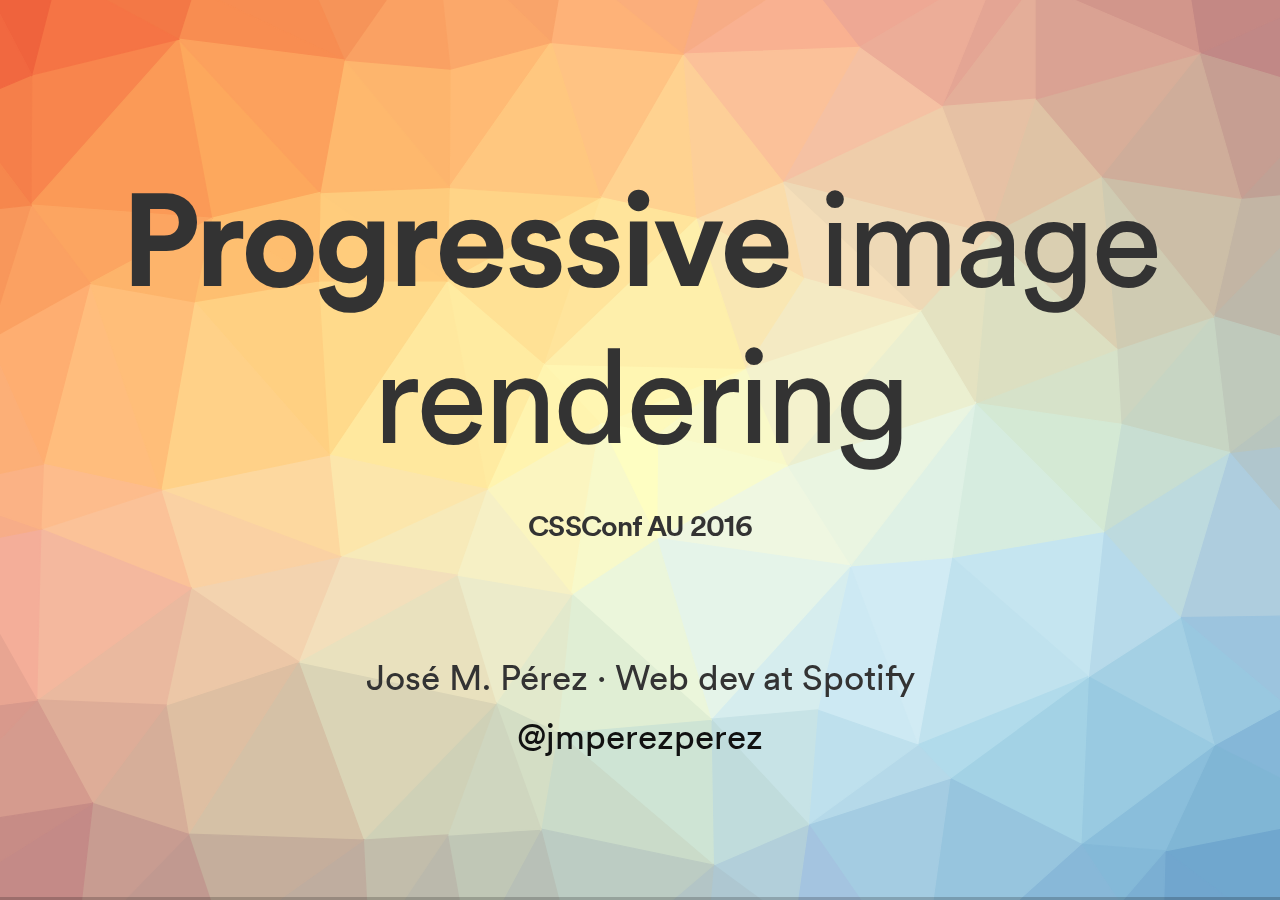
<file: index.html>
<!doctype html>
<html>
	<head>
		<meta charset="utf-8">
		<meta name="viewport" content="width=device-width, initial-scale=1.0, maximum-scale=1.0, user-scalable=no">
		<title>Progressive Image Rendering</title>
		<meta name="description" content="A talk by José M. Pérez at CSSConf Australia 2016 on some techniques to lower the impact of images in our site's performance." />
		<meta name="twitter:card" content="summary_large_image">
		<meta name="twitter:site" content="@jmperezperez">
		<meta name="twitter:title" content="Progressive Image Rendering - CSSConf AU 2016">
		<meta name="twitter:description" content="A talk on some techniques to lower the impact of images in our site's performance.">
		<meta name="twitter:image" content="https://jmperezperez.com/cssconfau16/assets/poster.png">
		<link rel=author href="https://plus.google.com/107456024651797783420">
		<link rel="stylesheet" href="css/reveal.css">
		<link rel="stylesheet" href="css/theme/night.css">
		<link rel="stylesheet" href="css/webperf.css">

		<!-- Theme used for syntax highlighting of code -->
		<link rel="stylesheet" href="css/zenburn.css">

		<!-- Printing and PDF exports -->
		<script>
			var link = document.createElement( 'link' );
			link.rel = 'stylesheet';
			link.type = 'text/css';
			link.href = window.location.search.match( /print-pdf/gi ) ? 'css/print/pdf.css' : 'css/print/paper.css';
			document.getElementsByTagName( 'head' )[0].appendChild( link );
		</script>
		<script>!function(e,a,t,n,c,o,s){e.GoogleAnalyticsObject=c,e[c]=e[c]||function(){(e[c].q=e[c].q||[]).push(arguments)},e[c].l=1*new Date,o=a.createElement(t),s=a.getElementsByTagName(t)[0],o.async=1,o.src=n,s.parentNode.insertBefore(o,s)}(window,document,"script","//www.google-analytics.com/analytics.js","ga"),ga("create","UA-39254352-1","auto"),ga("send","pageview");</script>
	</head>
	<body>
		<div class="reveal">
			<div class="slides">

				<!-- intro -->
				<section data-state="bg-title" data-background-color="#eff7e1" data-background-image="assets/backgrounds/pattern-01.svg">
					<h1 style="color:#333;padding:0.7em 0 0"><strong>Progressive</strong> image rendering</h1>
					<h2 style="text-align:center;color:#333;font-size:80%;padding-bottom:3em;font-weight:bold">CSSConf AU 2016</h2>
					<div class="twitter">José M. Pérez · Web dev at Spotify</div>
					<div class="twitter"><a href="https://twitter.com/jmperezperez" style="color:#111">@jmperezperez</a></div>
					<aside class="notes">
						<ul>
							<li>Everybody loves fast sites</li>
							<li>Why images are important</li>
							<li>What we can do to reduce their impact</li>
							<li>Tradeoffs</li>
							<li>Myself</li>
						</ul>
					</aside>
				</section>

				<section>
					<h1>Images on the web</h1>
					<aside class="notes">
						<ul>
							<li>Engage in discussions on JS/CSS</li>
							<li>Images represent 2/3 of the bytes of pages</li>
						</ul>
					</aside>
				</section>

				<section data-background-image="assets/skull.jpg" data-state="burst">
					<!-- image from https://pixabay.com/es/calabera-cr%C3%A1neo-muertos-esqueleto-77949/ -->
					<h1>To use or not to use images</h1>
					<!-- example of hiding images on small viewports -->
					<aside class="notes">
						<ul>
							<li>Try not to request an image</li>
							<li>Also one less file to keep around (or many if responsive), and one less source file (eg PSD).</li>
						</ul>
					</aside>
				</section>

				<section data-background-image="assets/minimalist-02.png">
					<div></div>
					<aside class="notes">
						<ul>
							<li>Flat design and minimalistic</li>
							<li>Rounded corners, gradients, shadows.</li>
							<li>Embrace it?</li>
							<li>Fewer images in repo</li>
						</ul>
					</aside>
				</section>

				<section>
					<!-- example of hiding images on small viewports Hero image -->
					<!-- https://open.spotify.com/track/4aebBr4JAihzJQR0CiIZJv?noredir=1 -->
					<img src="assets/spotify-adele-hello-desktop.png" class="stretch" alt="Example of a background image on desktop" style="border:1px solid #333">
				</section>

				<section>
					<!-- example of hiding images on small viewports Hero image -->
					<!-- https://open.spotify.com/track/4aebBr4JAihzJQR0CiIZJv?noredir=1 -->
					<img src="assets/spotify-adele-hello-mobile.png" class="stretch" alt="Same background image is mostly hidden on mobile" style="border:1px solid #333">
				</section>

				<section data-markdown>
					<script type="text/template">
						## Wrong way of hiding images (1/2)

						```html
						<img src="example.png"> <!-- it'll be requested -->
						```

						```css
						@media (max-width: 480px) {
							img {
								display: none;
							}
						}
						```
					</script>
					<aside class="notes">
						Using CSS to hide an image won't prevent the browser from requesting the image. The browser requests any image referenced by the `<img>` tag regardless of the stylesheet.
					</aside>
				</section>

				<section data-markdown>
					<script type="text/template">
						## Wrong way of hiding images (2/2)

						```html
						<body>
							<section class="section-1">
								<p>This is the current section</p>
								<img src="example-1.png">
							</section>
							<section class="section-2 hidden">
								<p>This section might or might not be shown later</p>
								<img src="example-2.png"> <!-- it'll be requested -->
							</div>
						</body>
						```

						```css
						.hidden {
							display: none;
						}
						```
					</script>
					<aside class="notes">
						Using CSS to hide an image won't prevent the browser from requesting the image. The browser requests any image referenced by the `<img>` tag regardless of the stylesheet.
					</aside>
				</section>

				<section class="optimisation">
					<h1>Optimise your images</h1>
					<h2 class="fragment" style="text-align:center;padding-top:1em">really</h2>
					<aside class="notes">
						<ul>
							<li>Jpegoptim, Imageoptim</li>
							<li>We have <strong>budget</strong> for other things.</li>
							<li><strong>Structural Similarity</strong></li>
						</ul>
					</aside>
				</section>

				<section data-background-color="#185B68">
					<h2 style="padding-bottom:1em">Picture element and srcset</h2>
					<svg font-size="6" role="img" viewBox="0 0 115 32" font-family="sans-serif" class="full" aria-label="The
rotated phone shows a top part of an image of a kettlebell swing; the upright-held tablet shows a
bit smaller images in two columns; the laptop shows images in three columns.">

 <rect width="12" fill="white" stroke="black" x="6" height="6" y="24" rx="1"></rect>
 <rect fill="#987b5a" width="10" x="7" height="4.5" y="25"></rect>
 <image xmlns:xlink="http://www.w3.org/1999/xlink" xlink:href="assets/kettlebell.jpg" preserveAspectRatio="xMinYMin slice" width="10" x="7" y="25" height="4.5"></image>
 <text text-anchor="middle" x="12" y="21">1 column</text>

 <rect width="14" fill="white" stroke="black" x="32" height="20" y="10" rx="1"></rect>
 <line y2="29" stroke-width="1.1" stroke="black" x1="32" y1="29" x2="46"></line>
 <rect fill="#987b5a" width="5.5" x="33" height="5.5" y="11"></rect>
 <image xmlns:xlink="http://www.w3.org/1999/xlink" xlink:href="assets/kettlebell.jpg" width="5.5" x="33" y="11" height="5.5"></image>
 <rect fill="burlywood" width="5.5" x="39.5" height="5.5" y="11"></rect>
 <rect fill="silver" width="5.5" x="33" height="5.5" y="17.5"></rect>
 <text text-anchor="middle" x="39" y="7">2 columns</text>

 <rect width="40" stroke-width="2" fill="white" stroke="black" x="65" height="26" y="2" rx="2"></rect>
 <line y2="30" stroke-linecap="round" stroke-width="2" stroke="black" x1="61" y1="30" x2="109"></line>
 <rect fill="#987b5a" width="10" x="67" height="10" y="4"></rect>
 <image xmlns:xlink="http://www.w3.org/1999/xlink" xlink:href="assets/kettlebell.jpg" width="10" x="67" y="4" height="10"></image>
 <rect fill="burlywood" width="10" x="80" height="10" y="4"></rect>
 <rect fill="silver" width="10" x="93" height="10" y="4"></rect>
 <text text-anchor="middle" x="85" y="25">3 columns</text>
</svg>
<p>Illustration from WHATWG HTML spec</p>
				</section>

				<section data-markdown>
    <script type="text/template">
					## 1st issue: Keeping in sync markup and CSS

```html
<img sizes="(max-width: 30em) 100vw,
            (max-width: 50em) 50vw,
            calc(33vw - 100px)"
     srcset="swing-200.jpg 200w,
             swing-400.jpg 400w,
             swing-800.jpg 800w,
             swing-1600.jpg 1600w"
     src="swing-400.jpg" alt="Kettlebell Swing">
```
	</script>
	<aside class="notes">
		It is difficult to maintain HTML and CSS in sync. Imagine we are using LESS/SASS variables to define the breakpoints. How do we import and use them in the markup?

		Say you make a change in CSS, you need to make sure the HTML is also updated.
	</aside>
				</section>

				<section data-markdown>
				<script type="text/template">
					## 2nd issue: Lazy loading
				</script>

				<aside class="notes">
					<ul>
						<li>I feel like browsers don't do enough.</li>
						<li>Most users don’t scroll through the whole page, and it makes sense to delay the request of images below the fold until they are needed.</li>
						<li>The good thing about doing it yourself is that it gives you fine tuning on when to load images. You can decide when to trigger the request, and what image you want to load. You can implement your own “responsive images” approach, choosing an image according to, for instance, available space.</li>
				</aside>
			</section>

			<section data-background-color="#444444">
				<div style="height:650px">
					<h3 style="float:left;display:inline-block;width:50%;padding:5em 0">Combine <i>regular</i> images and lazy-loaded ones</h3>
					<img src="assets/spotify/open-pages-structure.png" class="stretch" style="border:0; background-color: transparent;float:right;display:inline-block;height:100%"/>
				</div>
			</section>

			<section data-markdown>
				<script type="text/template">
					## How to lazy load: Basic approach

					- For all images, check whether they are in the viewport (or close enough). If they are, request it. <!-- .element: class="fragment" -->
					- Repeat this onScroll and onResize <!-- .element: class="fragment" -->
				</script>
				<aside class="notes">
					<ul>
						<li>Checking the dimensions of elements trigger relayouts</li>
						<li>Binding blindly on scroll can produce stuttering</li>
						<li>Cache dimensions and positions of some elements</li>
						<li>and use throttling and debouncing to execute the scroll callback fewer times.</li>
					</ul>
				</aside>
			</section>

			<section data-markdown>
				<script type="text/template">
					## How to lazy load: IntersectionObserver

					- Don't bind to the scroll event. Subscribe to an event triggered when the image enters the rendered area<!-- .element: class="fragment" -->
					- Supported in Chrome, Opera. In development in Firefox and Edge.<!-- .element: class="fragment" -->
					- Very easy to use as another strategy in your lazy loading library.<!-- .element: class="fragment" -->
				</script>
				<aside class="notes">
					There is an experimental API called IntersectionObserver that suits very well this use case. Instead of binding to the scroll event, and then go through the lazy-loaded images, IntersectionObserver allows us to subscribe to an event triggered when the image enters the rendered area (viewport).
				</aside>
			</section>

			<section>
				<h2>IntersectionObserver</h2>
				<img src="assets/intersectionobserver.gif" class="stretch"/>

				<aside class="notes">
					IntersectionObserver can also be used to lazy-load other elements on the page. In Spotify we have used it to implement an infinite list React component, so we subscribe to either rows or pages of rows.
				</aside>
			</section>

				<section data-background-color="#524c5a">
					<h1>What to show while the image is loading</h1>
					<aside class="notes">
						<ul>
							<li><strong>Hero images and Text on images</strong></li>
						</ul>
					</aside>
				</section>

				<section>
					<h3>Alternatives</h3>
					<div class="placeholder-wrapper" style="height:300px">
						<div class="placeholder placeholder-empty fragment">
							<div class="placeholder-label"></div>
						</div>
						<div class="placeholder placeholder-icon fragment">
							<div class="placeholder-label">
								<svg version="1.1" xmlns="http://www.w3.org/2000/svg" xmlns:xlink="http://www.w3.org/1999/xlink" x="0px" y="0px"
		 							width="311.541px" height="311.541px" viewBox="0 0 311.541 311.541" xml:space="preserve"
									style="fill: #666; width: 100%;">
									<g>
										<g>
											<path d="M155.771,26.331C69.74,26.331,0,96.071,0,182.102c0,37.488,13.25,71.883,35.314,98.761
												c3.404-27.256,30.627-50.308,68.8-61.225c13.946,12.994,31.96,20.878,51.656,20.878c19.233,0,36.894-7.487,50.698-19.936
												c38.503,11.871,65.141,36.27,66.017,64.63c24.284-27.472,39.056-63.555,39.056-103.108
												C311.541,96.071,241.801,26.331,155.771,26.331z M155.771,222.069c-9.944,0-19.314-2.732-27.634-7.464
												c-20.05-11.409-33.855-34.756-33.855-61.711c0-38.143,27.583-69.176,61.489-69.176c33.909,0,61.489,31.033,61.489,69.176
												c0,27.369-14.237,51.004-34.786,62.215C174.379,219.523,165.346,222.069,155.771,222.069z"/>
										</g>
									</g>
								</svg>
							</div>
						</div>
						<div class="fragment">
							<div class="placeholder placeholder-solid">
								<div class="placeholder-label"></div>
							</div>
							<div class="swatches">
			            <div class="swatch" style="background-color: rgb(20, 59, 51)"></div>
			            <div class="swatch" style="background-color: rgb(210, 208, 207)"></div>
			            <div class="swatch" style="background-color: rgb(149, 75, 54)"></div>
			            <div class="swatch" style="background-color: rgb(195, 111, 77)"></div>
			            <div class="swatch" style="background-color: rgb(202, 129, 111)"></div>
			            <div class="swatch" style="background-color: rgb(227, 157, 133)"></div>
			            <div class="swatch" style="background-color: rgb(128, 133, 130)"></div>
			            <div class="swatch" style="background-color: rgb(209, 160, 154)"></div>
			            <div class="swatch" style="background-color: rgb(82, 161, 152)"></div>
			        </div>
						</div>
						<div class="placeholder placeholder-blur fragment">
							<div class="placeholder-label">
								<img src="assets/avatar.png">
							</div>
						</div>
					</div>
				</section>

				<section data-background-color="#8C0F04">
					<h1>Examples of <span style="background-color:#660B03;padding:0 1em;display:inline-block">solid color</span></h1>
				</section>

				<section>
					<img src="assets/lofi-english-nov-24.gif" class="stretch"/>
				</section>

				<section>
					<video loop autoplay controls class="stretch" poster="assets/google-arts-culture-poster.jpg">
						<source type="video/webm" src="assets/google-arts-culture.webm" />
						<source type="video/mp4" src="assets/google-arts-culture.mp4" />
					</video>
				</section>

				<section>
					<video loop autoplay controls class="stretch" poster="assets/google-image-search-poster.jpg">
						<source type="video/webm" src="assets/google-image-search.webm" />
						<source type="video/mp4" src="assets/google-image-search.mp4" />
					</video>
				</section>

				<section>
					<h1>Examples of <div class="fragment" id="pil-fragment">Progressive Image Loading</div></h1>
					<aside class="notes">
						Take a flight with Norwegian and use their Wi-Fi. Or go to a place where good internet connection is a luxury.
					</aside>
				</section>

				<section>
					<h2>Medium</h2>
					<video loop autoplay controls class="stretch" poster="assets/medium-progressive-loading-poster.png">
						<source type="video/webm" src="assets/medium-progressive-loading.webm" />
						<source type="video/mp4" src="assets/medium-progressive-loading.mp4" />
					</video>
					<aside class="notes">
						- Also known as blur-up technique
						- Also on some other sites like http://qz.com/
						- Noticeable in slower networks
					</aside>
				</section>

				<section>
					<h2>How it's done</h2>
					<img src="assets/medium-codepen.png" class="stretch"/>
					<ol>
						<li class="fragment">Use &lt;div&gt; to render the image</li>
						<li class="fragment">Request small thumbnail</li>
						<li class="fragment">Draw thumbnail to &lt;canvas/&gt; and apply blur effect</li>
						<li class="fragment">Request large image</li>
						<li class="fragment">Render large image and hide &lt;canvas/&gt;</li>
					</ol>
				</section>

				<section data-markdown>
					<script type="text/template">
					### Markup Overview
					```html
					<figure>
					  <div>
					    <div/> <!-- this div keeps the aspect ratio so
							        the placeholder doesn't collapse -->
					    <img/> <!-- this is a tiny image with a small
                resolution (e.g. ~27x17) and low quality -->
					    <canvas/> <!-- takes the above image and applies a blur filter -->
					    <img/> <!-- the large image to be displayed -->
					    <noscript/> <!-- fallback for no JS -->
					  </div>
					</figure>
					```
					</script>
				</section>

				<section>
					<h3>How do users perceive it?</h3>
					<div>
						<div style="width:45%;float:left;padding:2%">
							<blockquote class="twitter-tweet"><p lang="en" dir="ltr">Did <a href="https://twitter.com/Medium">@Medium</a> recently add a new image loading fade-in? I noticed it this morning on mobile and just now again on web. Looks nice.</p>&mdash; Jason (@lang) <a href="https://twitter.com/lang/status/704381934433009664">February 29, 2016</a></blockquote>
						</div>
						<div style="width:45%;float:left;padding:2%">
							<blockquote class="twitter-tweet"><p lang="en" dir="ltr"><a href="https://twitter.com/Medium">@Medium</a>&#39;s articles (although full of high-res images) load up very fast *-*</p>&mdash; DobaKung (@zartre) <a href="https://twitter.com/zartre/status/581646615590502400">March 28, 2015</a></blockquote>
						</div>
					</div>
				</section>

				<section>
					<h3>or maybe not?</h3>
					<div>
						<div style="width:45%;float:left;padding:2%">
							<blockquote class="twitter-tweet"><p lang="en" dir="ltr">I don&#39;t know about you but I don&#39;t like a bit those blurry (still loading...) images on Medium. Very distracting.</p>&mdash; Harris Rodis (@harrisrodis) <a href="https://twitter.com/harrisrodis/status/681877502105628672">December 29, 2015</a></blockquote>
						</div>
						<div style="width:45%;float:left;padding:2%">
							<blockquote class="twitter-tweet"><p lang="en" dir="ltr">That blurry image preloading thing on Medium - is it just me or does it make all images load extremely slowly now?</p>&mdash; James Young (@welcomebrand) <a href="https://twitter.com/welcomebrand/status/695545792040472577">February 5, 2016</a></blockquote>
						</div>
            <div style="clear:both"></div>
					</div>
					<script async src="//platform.twitter.com/widgets.js" charset="utf-8"></script>
				</section>

				<section>
					<img src="assets/progressive-jpeg-vs-baseline-jpg.jpg" class="stretch">
					<div><small>Source: <a href="http://www.wpexplorer.com/optimize-images-wordpress-guide/">wpexplorer.com/optimize-images-wordpress-guide</a></small></div>
				</section>
				<section>
					<blockquote>
						<p>With the Progressive JPEG method [...] <strong>cognitive fluency is inhibited and the brain has to work slightly harder to make sense of what is being displayed</strong>.</p><small>&mdash; From <a href="http://www.webperformancetoday.com/2014/09/17/progressive-image-rendering-good-evil/">Progressive image rendering: Good or evil?</a></small>
					</blockquote>
				</section>

				<section>
					<h3>Reliable?</h3>
					<div>
						<div style="width:45%;float:left;padding:2%">
							<blockquote class="twitter-tweet"><p lang="en" dir="ltr">I&#39;m seeing this more and more on Medium posts. Maybe the whole &quot;blur the pictures&quot; stuff isn&#39;t a good idea… <a href="https://t.co/X8wLBDHHFw">pic.twitter.com/X8wLBDHHFw</a></p>&mdash; Damien Erambert (@Eramdam) <a href="https://twitter.com/Eramdam/status/685532496168103936">January 8, 2016</a></blockquote>
						</div>
						<div style="width:45%;float:left;padding:2%">
							<blockquote class="twitter-tweet"><p lang="en" dir="ltr">This <a href="https://twitter.com/Medium">@Medium</a> page is fully loaded on my slow connection. Very pretty with those stupid image effects, isn’t it? <a href="https://t.co/kLwlyWRLhc">pic.twitter.com/kLwlyWRLhc</a></p>&mdash; Sara Soueidan (@SaraSoueidan) <a href="https://twitter.com/SaraSoueidan/status/670589926929539072">November 28, 2015</a></blockquote>
						</div>
					</div>
				</section>

				<!--
				<section>
					<h3>What effect does it have on RSS Readers and bots?</h3>
					<blockquote class="twitter-tweet"><p lang="en" dir="ltr"><a href="https://twitter.com/Medium">@Medium</a> your weird blurry image thing means that when I read an article offline from my Safari Reading List, I don’t get any images 😞</p>&mdash; Brad Dougherty (@bdougherty) <a href="https://twitter.com/bdougherty/status/662775130968473601">November 6, 2015</a></blockquote>
				</section>
				-->
				<!--
				More tweets
				https://twitter.com/SaraSoueidan/status/747533141959544832
				https://twitter.com/jitendravyas/status/769914449612464129
				-->
				<section class="fixed-header">
					<div class="fixed-header-wrapper">
						<header>
							<h3>Facebook - Inlining thumbnail image in payload</h3>
						</header>
						<main style="flex-direction: column;">
							<img src="assets/facebook/preview-photos-graphql.jpg" style="width: 70%">
							<img src="assets/facebook/preview-photos.jpg" class="fragment" style="width: 70%">
							<small>Source: <a href="http://goo.gl/o3oYfW">The technology behind preview photos</a></small>
						</main>
					</div>
					<aside class="notes">
						<ul>
							<li>Mention 42x42px</li>
							<li>This is especially true on low-connectivity or mobile networks, which often leave you staring at an empty gray box as you wait for images to download. This is a problem in developing markets such as India, where many people new to Facebook are primarily using 2G networks.</li>
						</ul>
					</aside>
				</section>
				<section class="fixed-header">
					<div class="fixed-header-wrapper">
						<header>
							<h3>Facebook - Inlining thumbnail image in payload</h3>
						</header>
						<main>
							<blockquote><p>
								Unfortunately, the standard JPEG header is hundreds of bytes in size. In fact, <strong>the JPEG header alone is several times bigger than our entire 200-byte budget</strong>. However, excluding the JPEG header, the encoded data payload itself was approaching our 200 bytes.
							</p></blockquote>
						</main>
					</div>
				</section>
				<section class="fixed-header">
					<div class="fixed-header-wrapper">
						<header>
							<h3>Facebook - Inlining thumbnail image in payload</h3>
						</header>
						<main style="flex-direction: column;">
							<div style="height:200px">
								<table class="table-with-border" style="width:100%">
									<tr>
										<td style="width:75%">Header (mainly Quantization Table and Huffman Table)</td>
										<td style="width:25%">Compressed Data</td>
									</tr>
								</table>
								<table style="width:100%;margin-top:0.5em;" class="fragment">
									<tr>
										<td style="text-align:center;width:75%;font-size:80%;color:#ddd">Client (mobile app)</td>
										<td style="text-align:center;width:25%;font-size:80%;color:#ddd">GraphQL</td>
									</tr>
								</table>
							</div>
						</main>
					</div>
				</section>

				<section class="fixed-header">
					<div class="fixed-header-wrapper">
						<header>
							<h3>Generating tiny thumbnails</h3>
						</header>
						<main style="flex-direction: column;">
							<div style="padding-bottom:1em">
								<h4>JPG</h4>
								<ul class="webp">
							    <li><div class="webp-placeholder"><img src="assets/webp-preview/42-jpg/01.jpg"></div>464 B</li>
							    <li><div class="webp-placeholder"><img src="assets/webp-preview/42-jpg/02.jpg"></div>532 B</li>
							    <li><div class="webp-placeholder"><img src="assets/webp-preview/42-jpg/03.jpg"></div>428 B</li>
							    <li><div class="webp-placeholder"><img src="assets/webp-preview/42-jpg/04.jpg"></div>409 B</li>
							    <li><div class="webp-placeholder"><img src="assets/webp-preview/42-jpg/05.jpg"></div>456 B</li>
							    <li><div class="webp-placeholder"><img src="assets/webp-preview/42-jpg/06.jpg"></div>692 B</li>
								</ul>
							</div>
							<div class="fragment">
							<h4>WebP</h4>
							<ul class="webp">
								<li><div class="webp-placeholder"><img src="assets/webp-preview/42-webp-to-jpg/01.jpg"></div>112 B</li>
						    <li><div class="webp-placeholder"><img src="assets/webp-preview/42-webp-to-jpg/02.jpg"></div>154 B</li>
						    <li><div class="webp-placeholder"><img src="assets/webp-preview/42-webp-to-jpg/03.jpg"></div>106 B</li>
						    <li><div class="webp-placeholder"><img src="assets/webp-preview/42-webp-to-jpg/04.jpg"></div>96 B</li>
						    <li><div class="webp-placeholder"><img src="assets/webp-preview/42-webp-to-jpg/05.jpg"></div>116 B</li>
						    <li><div class="webp-placeholder"><img src="assets/webp-preview/42-webp-to-jpg/06.jpg"></div>202 B</li>
							</ul>
						</div>
					</main>
				</div>
				</section>

				<section class="fixed-header">
					<div class="fixed-header-wrapper">
						<header>
							<h3>Generating tiny thumbnails</h3>
						</header>
						<main style="flex-direction: column;">
							<div style="padding-bottom:1em">
								<h4>JPG</h4>
								<ul class="webp blur">
									<li><div class="webp-placeholder"><img src="assets/webp-preview/42-jpg/01.jpg"></div>464 B</li>
							    <li><div class="webp-placeholder"><img src="assets/webp-preview/42-jpg/02.jpg"></div>532 B</li>
							    <li><div class="webp-placeholder"><img src="assets/webp-preview/42-jpg/03.jpg"></div>428 B</li>
							    <li><div class="webp-placeholder"><img src="assets/webp-preview/42-jpg/04.jpg"></div>409 B</li>
							    <li><div class="webp-placeholder"><img src="assets/webp-preview/42-jpg/05.jpg"></div>456 B</li>
							    <li><div class="webp-placeholder"><img src="assets/webp-preview/42-jpg/06.jpg"></div>692 B</li>
								</ul>
							</div>
							<div>
								<h4>WebP</h4>
								<ul class="webp blur">
									<li><div class="webp-placeholder"><img src="assets/webp-preview/42-webp-to-jpg/01.jpg"></div>112 B</li>
							    <li><div class="webp-placeholder"><img src="assets/webp-preview/42-webp-to-jpg/02.jpg"></div>154 B</li>
							    <li><div class="webp-placeholder"><img src="assets/webp-preview/42-webp-to-jpg/03.jpg"></div>106 B</li>
							    <li><div class="webp-placeholder"><img src="assets/webp-preview/42-webp-to-jpg/04.jpg"></div>96 B</li>
							    <li><div class="webp-placeholder"><img src="assets/webp-preview/42-webp-to-jpg/05.jpg"></div>116 B</li>
							    <li><div class="webp-placeholder"><img src="assets/webp-preview/42-webp-to-jpg/06.jpg"></div>202 B</li>
								</ul>
							</div>
						</main>
					</div>
				</section>

				<section>
					<h1>Getting <span>creative</span> with SVGs</h1>
				</section>

				<section data-background-color="#03aad6">
					<video loop autoplay controls poster="assets/polygon-ps4-poster.jpg" class="stretch">
						<source type="video/webm" src="assets/polygon-ps4.webm" />
						<source type="video/mp4" src="assets/polygon-ps4.mp4" />
					</video>
					<div><small>Source: <a style="color:#eee" href="http://www.polygon.com/a/ps4-review">polygon.com/a/ps4-review</a></small></div>
				</section>

				<section>
					<h3>How it works</h3>
					<iframe scrolling='no' class="stretch" src='//codepen.io/jmperez/embed/rxxRRg/?height=525&theme-id=0&default-tab=js,result&embed-version=2' frameborder='no' allowtransparency='true' allowfullscreen='true' style='width: 100%;'>See the Pen <a href='http://codepen.io/jmperez/pen/rxxRRg/'>Drawing SVGs - Spotify Logo</a> by José Manuel Pérez (<a href='http://codepen.io/jmperez'>@jmperez</a>) on <a href='http://codepen.io'>CodePen</a>.
					</iframe>
					<div><small>More info: <a href="https://jakearchibald.com/2013/animated-line-drawing-svg/">jakearchibald.com/2013/animated-line-drawing-svg</a></small></div>
					<aside class="notes">
						This can be applied directly to SVGs. However, the whole talk is focused on bitmap images, for which we don't have any SVG line unless we vectorize it.

						But there is hope.
					</aside>
				</section>

				<section>
					<h3>Drawing bitmap images</h3>
					<img src="assets/canny.jpg" class="stretch"/>
					<p>Canny Edge Detector</p>
					<aside class="notes">
						- No need to vectorize an image
					</aside>
				</section>

				<section data-background-iframe="ext-slides/contour2/index.html">
				</section>

				<section data-markdown>
	    		<script type="text/template">
### How to draw bitmaps

1. Find edges with canny edge detector
2. Create lines
3. Use JS and SVG to animate

```html
<svg>
  <polyline points="51,1 61,1 61,2 56,4 56,3"/>
  <polyline points="52,1 50,2 51,3 50,4 50,9 46,10 46,8 48,8 48,9"/>
  <polyline points="61,4 61,5 58,6"/>
  ...
  <polyline points="62,58 61,59 61,60 50,62 50,61 51,61"/>
</svg>
```
<!-- .element: class="fragment" -->
		</script>
		<div class="aside">
			- We can tweak how many lines we want to generate. Eg prune short ones. Can be improved a lot.
		</div>
				</section>

				<section>
					<h1>Should we do this?</h1>
					<p>Just because you can it doesn't mean you should</p>
					<aside class="notes">
						<ul>
							<li>It might be enough with using progressive JPEGs...</li>
							<li>or not using anything at all.</li>
							<li>Don't couple. Make it revertible.</li>
						</ul>
					</aside>
				</section>
				<section>
					<h1>The Web is <span style="color:#ca4444">fun</span>.</h1>
					<aside class="notes">
						<ul>
							<li>Open</li>
							<li>I learned from other sites</li>
							<li>Never stop exploring and experimenting.</li>
					</aside>
				</section>

				<section>
					<h2 style="text-align:center"><a href="https://www.spotify.com/jobs/" style="color:rgb(30, 215, 96)">spotify.com/jobs</a></h2>
				</section>

				<section data-state="thanks" data-background-iframe="thanks.html">
					<h1 style="color:#eee;padding:0.2em 0;margin:0">Thanks!</h1>
					<div class="twitter"><a href="https://twitter.com/jmperezperez" style="color:#eee">@jmperezperez</a></div>
				</section>

			</div>
		</div>

		<script src="lib/js/head.min.js"></script>
		<script src="js/reveal-min.js"></script>
		<script>

			// More info https://github.com/hakimel/reveal.js#configuration
			Reveal.initialize({
				transition: 'fade',
				controls: false,
				history: true,
				// More info https://github.com/hakimel/reveal.js#dependencies
				dependencies: [
					{ src: 'plugin/markdown/marked.js' },
					{ src: 'plugin/markdown/markdown.js' },
					{ src: 'plugin/notes/notes.js', async: true },
					{ src: 'plugin/highlight/highlight.js', async: true, callback: function() { hljs.initHighlightingOnLoad(); } }
				]
			});

		</script>

	</body>
</html>
</file>
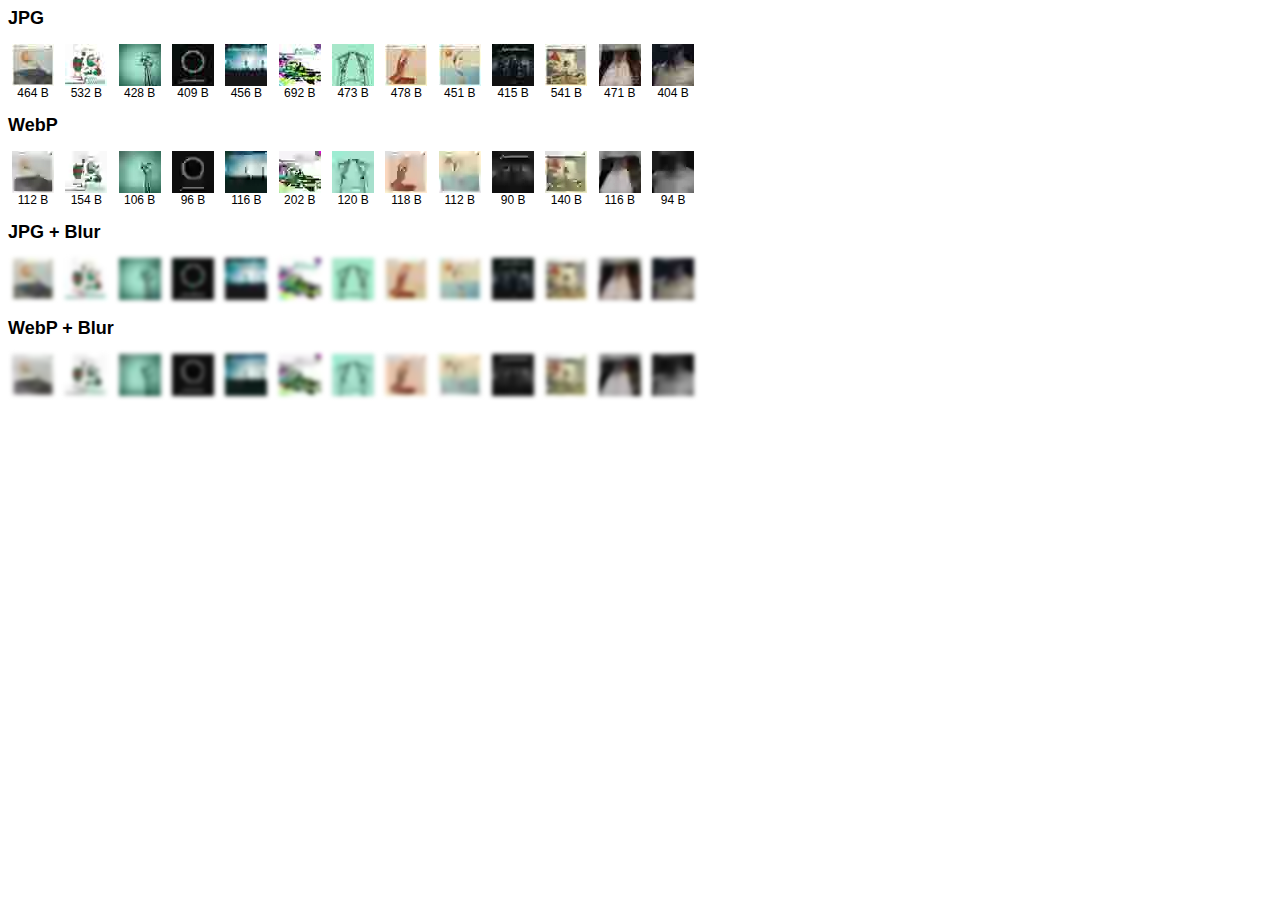
<file: assets/webp-preview/index.html>
<html>
<head>
  <style>
  body {
    font-family: Helvetica, Arial;
    font-size: 12px;
  }
  ul {
    list-style: none;
    padding: 0;
  }
  li {
    width: 50px;
    display: inline-block;
    text-align: center;
  }
  .blur img {
    -moz-filter: blur(2px);
    -webkit-filter: blur(2px);
    -o-filter: blur(2px);
    -ms-filter: blur(2px);
    filter: blur(2px);
  }
  </style>
</head>
<body>
  <h2>JPG</h2>
  <ul>
    <li><img src="42-jpg/01.jpg">464 B</li>
    <li><img src="42-jpg/02.jpg">532 B</li>
    <li><img src="42-jpg/03.jpg">428 B</li>
    <li><img src="42-jpg/04.jpg">409 B</li>
    <li><img src="42-jpg/05.jpg">456 B</li>
    <li><img src="42-jpg/06.jpg">692 B</li>
    <li><img src="42-jpg/07.jpg">473 B</li>
    <li><img src="42-jpg/08.jpg">478 B</li>
    <li><img src="42-jpg/09.jpg">451 B</li>
    <li><img src="42-jpg/10.jpg">415 B</li>
    <li><img src="42-jpg/11.jpg">541 B</li>
    <li><img src="42-jpg/12.jpg">471 B</li>
    <li><img src="42-jpg/13.jpg">404 B</li>

  <h2>WebP</h2>
  <ul>
    <li><img src="42-webp/01.webp">112 B</li>
    <li><img src="42-webp/02.webp">154 B</li>
    <li><img src="42-webp/03.webp">106 B</li>
    <li><img src="42-webp/04.webp">96 B</li>
    <li><img src="42-webp/05.webp">116 B</li>
    <li><img src="42-webp/06.webp">202 B</li>
    <li><img src="42-webp/07.webp">120 B</li>
    <li><img src="42-webp/08.webp">118 B</li>
    <li><img src="42-webp/09.webp">112 B</li>
    <li><img src="42-webp/10.webp">90 B</li>
    <li><img src="42-webp/11.webp">140 B</li>
    <li><img src="42-webp/12.webp">116 B</li>
    <li><img src="42-webp/13.webp">94 B</li>
  </ul>

  <div class="blur">
    <h2>JPG + Blur</h2>
    <ul>
    <li><img src="42-jpg/01.jpg"></li>
    <li><img src="42-jpg/02.jpg"></li>
    <li><img src="42-jpg/03.jpg"></li>
    <li><img src="42-jpg/04.jpg"></li>
    <li><img src="42-jpg/05.jpg"></li>
    <li><img src="42-jpg/06.jpg"></li>
    <li><img src="42-jpg/07.jpg"></li>
    <li><img src="42-jpg/08.jpg"></li>
    <li><img src="42-jpg/09.jpg"></li>
    <li><img src="42-jpg/10.jpg"></li>
    <li><img src="42-jpg/11.jpg"></li>
    <li><img src="42-jpg/12.jpg"></li>
    <li><img src="42-jpg/13.jpg"></li>
  </ul>
    <h2>WebP + Blur</h2>
    <li><img src="42-webp/01.webp"></li>
    <li><img src="42-webp/02.webp"></li>
    <li><img src="42-webp/03.webp"></li>
    <li><img src="42-webp/04.webp"></li>
    <li><img src="42-webp/05.webp"></li>
    <li><img src="42-webp/06.webp"></li>
    <li><img src="42-webp/07.webp"></li>
    <li><img src="42-webp/08.webp"></li>
    <li><img src="42-webp/09.webp"></li>
    <li><img src="42-webp/10.webp"></li>
    <li><img src="42-webp/11.webp"></li>
    <li><img src="42-webp/12.webp"></li>
    <li><img src="42-webp/13.webp"></li>
  </div>
</body>
</html>
</file>
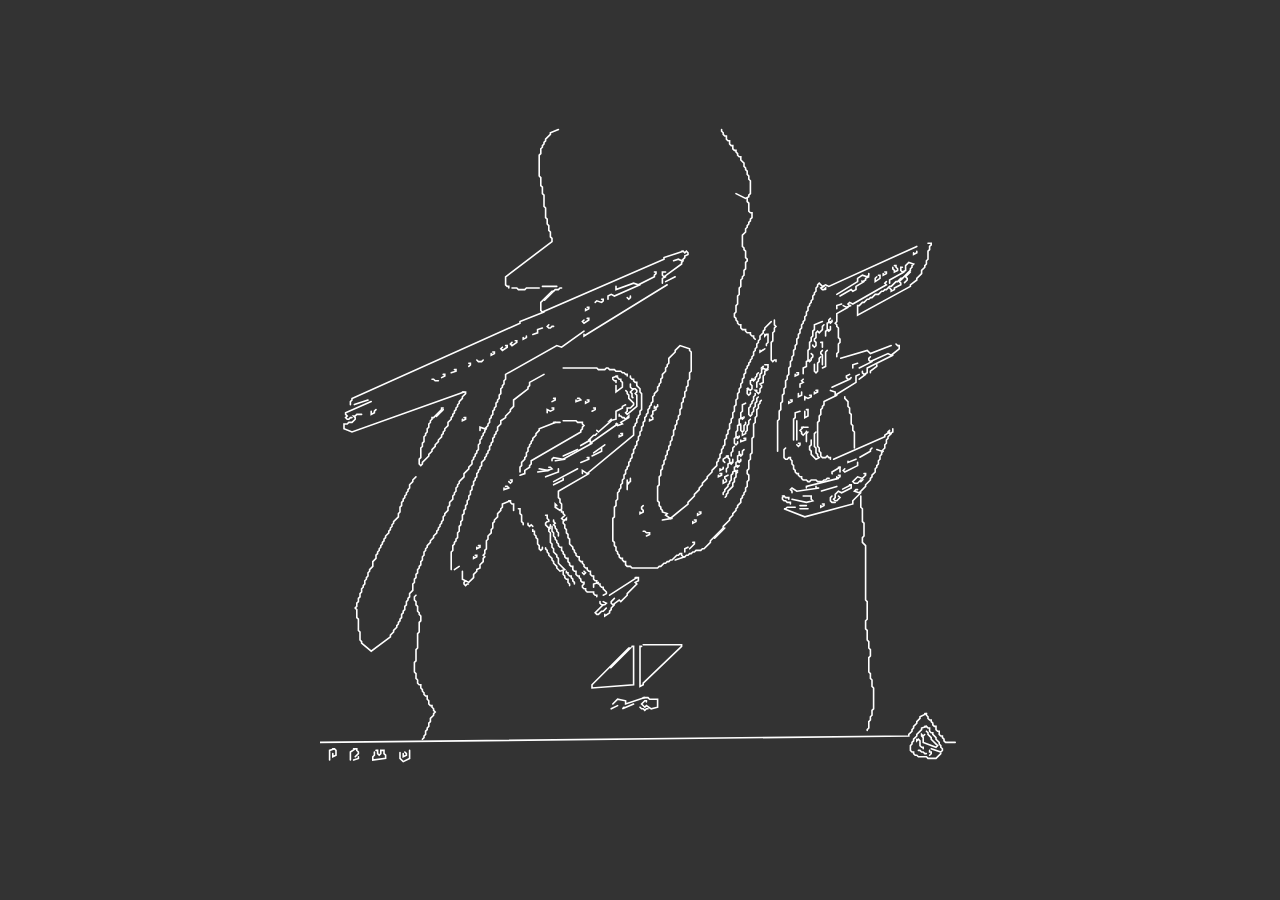
<file: ext-slides/contour2/index.html>
<!doctype html>
<html lang="en">
<head>
  <meta charset="utf-8">
  <title>contour - Draw edges from bitmap images using SVG</title>
  <link rel="author" href="https://plus.google.com/107456024651797783420" />
  <meta name="description" content="A cool drawing effect using canny edge detection and animating SVG polylines to sketch images.">
  <meta name="twitter:description" property="og:description" content="A cool drawing effect using canny edge detection and animating SVG polylines to sketch images.">
  <meta name="twitter:title" property="og:title" content="contour - Draw edges from bitmap images using SVG<">
  <link rel="stylesheet" href="css/styles.css">
  <script>(function(b,o,i,l,e,r){b.GoogleAnalyticsObject=l;b[l]||(b[l]=
            function(){(b[l].q=b[l].q||[]).push(arguments)});b[l].l=+new Date;
            e=o.createElement(i);r=o.getElementsByTagName(i)[0];
            e.src='//www.google-analytics.com/analytics.js';
            r.parentNode.insertBefore(e,r)}(window,document,'script','ga'));
            ga('create','UA-39254352-1');ga('send','pageview');</script>
</head>
<body>
  <div class="main">
    <div id="droparea">Drop image to start painting</div>
  </div>
  <div class="container">
    <svg id="svg2" style="opacity:0"></svg>
  </div>
  <script src="js/pixel.js"></script>
  <script src="js/canvas.js"></script>
  <script src="js/canny.js"></script>
  <script src="js/helpers.js"></script>
  <script src="js/filters.js"></script>
  <script src="js/jquery-1.10.1.min.js"></script>
  <script src="js/contour.js"></script>
  <script src="js/image-provider.js"></script>
  <script src="js/main.js"></script>
</body>
</html>
</file>
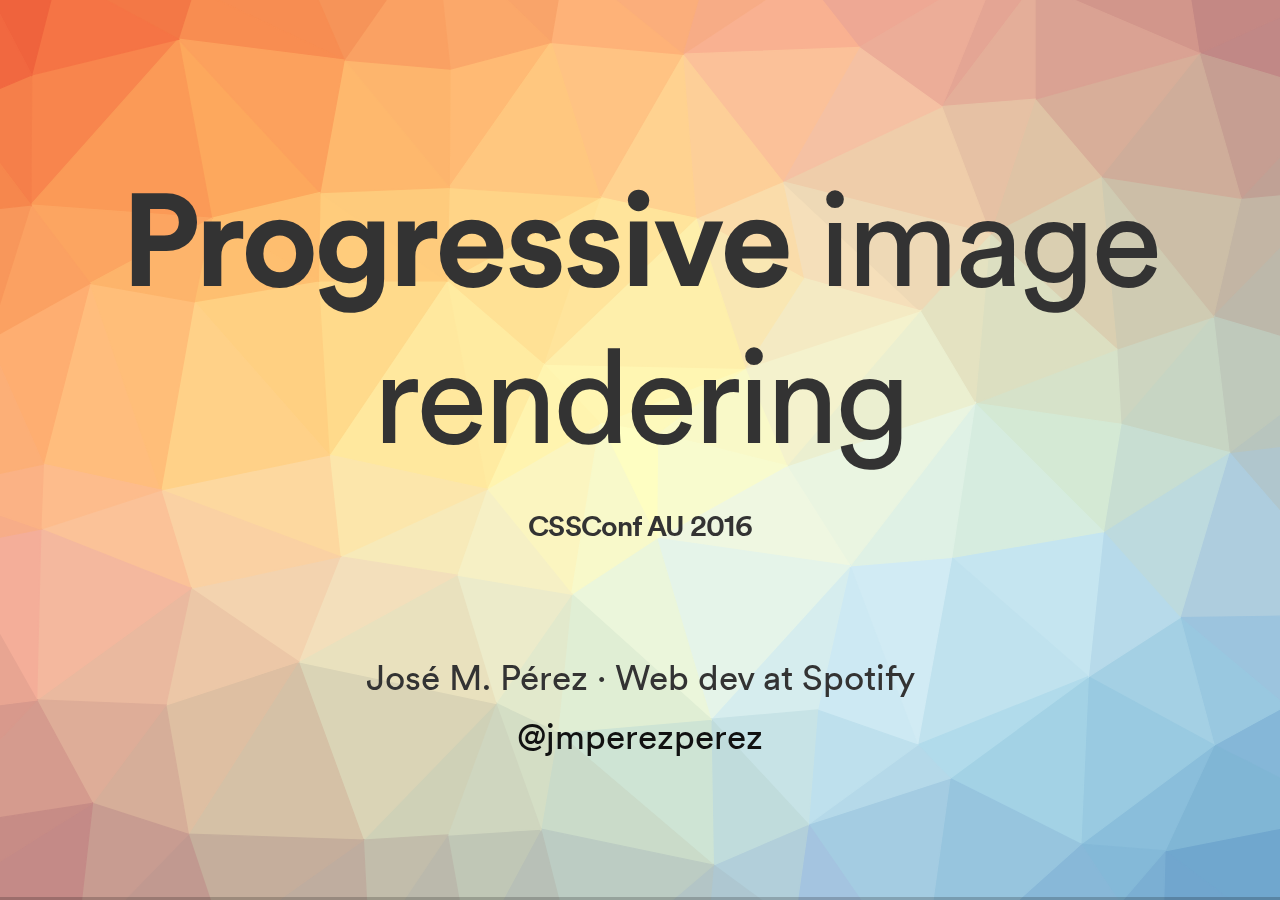
<file: index-speaker.html>
<!doctype html>
<html>
	<head>
		<meta charset="utf-8">
		<meta name="viewport" content="width=device-width, initial-scale=1.0, maximum-scale=1.0, user-scalable=no">
		<title>Progressive Image Rendering</title>
		<meta name="description" content="A talk by José M. Pérez at CSSConf Australia 206 on some techniques to lower the impact of images in our site's performance." />
		<meta name="twitter:card" content="summary_large_image">
		<meta name="twitter:site" content="@jmperezperez">
		<meta name="twitter:title" content="Progressive Image Rendering - CSSConf AU 2016">
		<meta name="twitter:description" content="A talk on some techniques to lower the impact of images in our site's performance.">
		<meta name="twitter:image" content="https://jmperezperez.com/cssconfau16/assets/poster.png">
		<link rel=author href="https://plus.google.com/107456024651797783420">
		<link rel="stylesheet" href="css/reveal.css">
		<link rel="stylesheet" href="css/theme/night.css">
		<link rel="stylesheet" href="css/webperf.css">

		<!-- Theme used for syntax highlighting of code -->
		<link rel="stylesheet" href="css/zenburn.css">

		<!-- Printing and PDF exports -->
		<script>
			var link = document.createElement( 'link' );
			link.rel = 'stylesheet';
			link.type = 'text/css';
			link.href = window.location.search.match( /print-pdf/gi ) ? 'css/print/pdf.css' : 'css/print/paper.css';
			document.getElementsByTagName( 'head' )[0].appendChild( link );
		</script>
		<script>!function(e,a,t,n,c,o,s){e.GoogleAnalyticsObject=c,e[c]=e[c]||function(){(e[c].q=e[c].q||[]).push(arguments)},e[c].l=1*new Date,o=a.createElement(t),s=a.getElementsByTagName(t)[0],o.async=1,o.src=n,s.parentNode.insertBefore(o,s)}(window,document,"script","//www.google-analytics.com/analytics.js","ga"),ga("create","UA-39254352-1","auto"),ga("send","pageview");</script>
	</head>
	<body>
		<div class="reveal">
			<div class="slides">

				<!-- intro -->
				<section data-state="bg-title" data-background-color="#eff7e1" data-background-image="assets/backgrounds/pattern-01.svg">
					<h1 style="color:#333;padding:0.7em 0 0"><strong>Progressive</strong> image rendering</h1>
					<h2 style="text-align:center;color:#333;font-size:80%;padding-bottom:3em;font-weight:bold">CSSConf AU 2016</h2>
					<div class="twitter">José M. Pérez · Web dev at Spotify</div>
					<div class="twitter"><a href="https://twitter.com/jmperezperez" style="color:#111">@jmperezperez</a></div>
					<aside class="notes">
						<ul>
							<li>Everybody loves fast sites</li>
							<li>Why images are important</li>
							<li>What we can do to reduce their impact</li>
							<li>Tradeoffs</li>
							<li>Myself</li>
						</ul>
					</aside>
				</section>

				<section>
					<h1>Images on the web</h1>
					<aside class="notes">
						<ul>
							<li>Engage in discussions on JS/CSS</li>
							<li>Images represent 2/3 of the bytes of pages</li>
						</ul>
					</aside>
				</section>

				<section data-background-image="assets/skull.jpg" data-state="burst">
					<!-- image from https://pixabay.com/es/calabera-cr%C3%A1neo-muertos-esqueleto-77949/ -->
					<h1>To use or not to use images</h1>
					<!-- example of hiding images on small viewports -->
					<aside class="notes">
						<ul>
							<li>Try not to request an image</li>
							<li>Also one less file to keep around (or many if responsive), and one less source file (eg PSD).</li>
						</ul>
					</aside>
				</section>

				<section data-background-image="assets/minimalist-02.png">
					<div></div>
					<aside class="notes">
						<ul>
							<li>Flat design and minimalistic</li>
							<li>Rounded corners, gradients, shadows.</li>
							<li>Embrace it?</li>
							<li>Fewer images in repo</li>
						</ul>
					</aside>
				</section>

				<section>
					<!-- example of hiding images on small viewports Hero image -->
					<!-- https://open.spotify.com/track/4aebBr4JAihzJQR0CiIZJv?noredir=1 -->
					<img src="assets/spotify-adele-hello-desktop.png" class="stretch" alt="Example of a background image on desktop" style="border:1px solid #333">
				</section>

				<section>
					<!-- example of hiding images on small viewports Hero image -->
					<!-- https://open.spotify.com/track/4aebBr4JAihzJQR0CiIZJv?noredir=1 -->
					<img src="assets/spotify-adele-hello-mobile.png" class="stretch" alt="Same background image is mostly hidden on mobile" style="border:1px solid #333">
				</section>

				<section data-markdown>
					<script type="text/template">
						## Wrong way of hiding images (1/2)

						```html
						<img src="example.png"> <!-- it'll be requested -->
						```

						```css
						@media (max-width: 480px) {
							img {
								display: none;
							}
						}
						```
					</script>
					<aside class="notes">
						Using CSS to hide an image won't prevent the browser from requesting the image. The browser requests any image referenced by the `<img>` tag regardless of the stylesheet.
					</aside>
				</section>

				<section data-markdown>
					<script type="text/template">
						## Wrong way of hiding images (2/2)

						```html
						<body>
							<section class="section-1">
								<p>This is the current section</p>
								<img src="example-1.png">
							</section>
							<section class="section-2 hidden">
								<p>This section might or might not be shown later</p>
								<img src="example-2.png"> <!-- it'll be requested -->
							</div>
						</body>
						```

						```css
						.hidden {
							display: none;
						}
						```
					</script>
					<aside class="notes">
						Using CSS to hide an image won't prevent the browser from requesting the image. The browser requests any image referenced by the `<img>` tag regardless of the stylesheet.
					</aside>
				</section>

				<section class="optimisation">
					<h1>Optimise your images</h1>
					<h2 class="fragment" style="text-align:center;padding-top:1em">really</h2>
					<aside class="notes">
						<ul>
							<li>Jpegoptim, Imageoptim</li>
							<li>We have <strong>budget</strong> for other things.</li>
							<li><strong>Structural Similarity</strong></li>
						</ul>
					</aside>
				</section>
				<!--
				<section class="max">
					<div class="max-wrapper" style="background-color:#fff">
						<img src="assets/max/max-original.jpg" style="box-shadow:none">
					</div>

				</section>

				<section class="max">
					<div class="max-wrapper" style="background-color:#fff">
						<img src="assets/max/max-cheese-bacon.jpg" style="box-shadow:none">
					</div>
				</section>
				-->

				<section data-background-color="#185B68">
					<h2 style="padding-bottom:1em">Picture element and srcset</h2>
					<svg font-size="6" role="img" viewBox="0 0 115 32" font-family="sans-serif" class="full" aria-label="The
rotated phone shows a top part of an image of a kettlebell swing; the upright-held tablet shows a
bit smaller images in two columns; the laptop shows images in three columns.">

 <rect width="12" fill="white" stroke="black" x="6" height="6" y="24" rx="1"></rect>
 <rect fill="#987b5a" width="10" x="7" height="4.5" y="25"></rect>
 <image xmlns:xlink="http://www.w3.org/1999/xlink" xlink:href="assets/kettlebell.jpg" preserveAspectRatio="xMinYMin slice" width="10" x="7" y="25" height="4.5"></image>
 <text text-anchor="middle" x="12" y="21">1 column</text>

 <rect width="14" fill="white" stroke="black" x="32" height="20" y="10" rx="1"></rect>
 <line y2="29" stroke-width="1.1" stroke="black" x1="32" y1="29" x2="46"></line>
 <rect fill="#987b5a" width="5.5" x="33" height="5.5" y="11"></rect>
 <image xmlns:xlink="http://www.w3.org/1999/xlink" xlink:href="assets/kettlebell.jpg" width="5.5" x="33" y="11" height="5.5"></image>
 <rect fill="burlywood" width="5.5" x="39.5" height="5.5" y="11"></rect>
 <rect fill="silver" width="5.5" x="33" height="5.5" y="17.5"></rect>
 <text text-anchor="middle" x="39" y="7">2 columns</text>

 <rect width="40" stroke-width="2" fill="white" stroke="black" x="65" height="26" y="2" rx="2"></rect>
 <line y2="30" stroke-linecap="round" stroke-width="2" stroke="black" x1="61" y1="30" x2="109"></line>
 <rect fill="#987b5a" width="10" x="67" height="10" y="4"></rect>
 <image xmlns:xlink="http://www.w3.org/1999/xlink" xlink:href="assets/kettlebell.jpg" width="10" x="67" y="4" height="10"></image>
 <rect fill="burlywood" width="10" x="80" height="10" y="4"></rect>
 <rect fill="silver" width="10" x="93" height="10" y="4"></rect>
 <text text-anchor="middle" x="85" y="25">3 columns</text>
</svg>
<p>Illustration from WHATWG HTML spec</p>
				</section>

				<section data-markdown>
    <script type="text/template">
					## 1st issue: Keeping in sync markup and CSS

```html
<img sizes="(max-width: 30em) 100vw,
            (max-width: 50em) 50vw,
            calc(33vw - 100px)"
     srcset="swing-200.jpg 200w,
             swing-400.jpg 400w,
             swing-800.jpg 800w,
             swing-1600.jpg 1600w"
     src="swing-400.jpg" alt="Kettlebell Swing">
```
	</script>
	<aside class="notes">
		It is difficult to maintain HTML and CSS in sync. Imagine we are using LESS/SASS variables to define the breakpoints. How do we import and use them in the markup?

		Say you make a change in CSS, you need to make sure the HTML is also updated.
	</aside>
				</section>

				<section data-markdown>
				<script type="text/template">
					## 2nd issue: Lazy loading
				</script>

				<aside class="notes">
					<ul>
						<li>I feel like browsers don't do enough.</li>
						<li>Most users don’t scroll through the whole page, and it makes sense to delay the request of images below the fold until they are needed.</li>
						<li>The good thing about doing it yourself is that it gives you fine tuning on when to load images. You can decide when to trigger the request, and what image you want to load. You can implement your own “responsive images” approach, choosing an image according to, for instance, available space.</li>
				</aside>
			</section>
<!--
			<section data-markdown>
				<script type="text/template">
				### Alternative approach
```html
<div class="placeholder">
  <div role="img" class="image-profile lazy-image"
       data-src-600="image-600.jpg"
       data-src-64="image-64.jpg">
    <noscript>
      <img src="image-600.jpg" alt="A description of my image" />
    </noscript>
  </div>
</div>
```

```css
.lazy-image img { position: absolute; width: 100%; height: 100%; }
.lazy-image { position: relative; }
.image-profile { width: 200px; height: 200px; }
```-->
<!-- .element: class="fragment" -->
		<!--		</script>
				<aside class="notes">
					<ul>
						<li>(+): Not coupled with layout, choose image based on available sizes and &lt;div&gt;s area, decide when to request it.</li>
						<li>Downsides: Browsers <strong>can't prefetch image</strong>.</li>
						<li>Dependent on JS. But can use <strong>No script</strong></li>
					</ul>
				</aside>
			</section>
-->
			<section data-background-color="#111111">
				<div style="height:650px">
					<h3 style="float:left;display:inline-block;width:50%;padding:5em 0">Combine <i>regular</i> images and lazy-loaded ones</h3>
					<img src="assets/spotify/open-pages-structure.png" class="stretch" style="border:0; background-color:#111;float:right;display:inline-block;height:100%"/>
				</div>
			</section>

			<section data-markdown>
				<script type="text/template">
					## How to lazy load: Basic approach

					- For all images, check whether they are in the viewport (or close enough). If they are, request it. <!-- .element: class="fragment" -->
					- Repeat this onScroll and onResize <!-- .element: class="fragment" -->
				</script>
				<aside class="notes">
					<ul>
						<li>Checking the dimensions of elements trigger relayouts</li>
						<li>Binding blindly on scroll can produce stuttering</li>
						<li>Cache dimensions and positions of some elements</li>
						<li>and use throttling and debouncing to execute the scroll callback fewer times.</li>
					</ul>
				</aside>
			</section>

			<section data-markdown>
				<script type="text/template">
					## How to lazy load: IntersectionObserver

					- Don't bind to the scroll event. Subscribe to an event triggered when the image enters the rendered area<!-- .element: class="fragment" -->
					- Supported in Chrome, Opera. In development in Firefox and Edge.<!-- .element: class="fragment" -->
					- Very easy to use as another strategy in your lazy loading library.<!-- .element: class="fragment" -->
				</script>
				<aside class="notes">
					There is an experimental API called IntersectionObserver that suits very well this use case. Instead of binding to the scroll event, and then go through the lazy-loaded images, IntersectionObserver allows us to subscribe to an event triggered when the image enters the rendered area (viewport).
				</aside>
			</section>

			<section>
				<h2>IntersectionObserver</h2>
				<img src="assets/intersectionobserver.gif" class="stretch"/>

				<aside class="notes">
					IntersectionObserver can also be used to lazy-load other elements on the page. In Spotify we have used it to implement an infinite list React component, so we subscribe to either rows or pages of rows.
				</aside>
			</section>

				<section data-background-color="#524c5a">
					<h1>What to show while the image is loading</h1>
					<aside class="notes">
						<ul>
							<li><strong>Hero images and Text on images</strong></li>
						</ul>
					</aside>
				</section>

				<!-- <section>
					<h2>Example</h2>
					<video loop class="stretch" poster="assets/spotify/video-1-16228-poster.png">
						<source type="video/webm" src="assets/spotify/video-1-16228.webm" />
						<source type="video/mp4" src="assets/spotify/video-1-16228.mp4" />
					</video>
					<div data-video-play class="fragment"></div>
				</section>
				<section>
					<img src="assets/spotify/spotify-open-loading.jpg" class="stretch" style="border:0">
					<aside class="notes">
						Having icons loaded as part of a webfont can backfire.
					</aside>
				</section>-->

				<section>
					<h3>Alternatives</h3>
					<div class="placeholder-wrapper" style="height:300px">
						<div class="placeholder placeholder-empty fragment">
							<div class="placeholder-label"></div>
						</div>
						<div class="placeholder placeholder-icon fragment">
							<div class="placeholder-label">
								<svg version="1.1" xmlns="http://www.w3.org/2000/svg" xmlns:xlink="http://www.w3.org/1999/xlink" x="0px" y="0px"
		 							width="311.541px" height="311.541px" viewBox="0 0 311.541 311.541" xml:space="preserve"
									style="fill: #666; width: 100%;">
									<g>
										<g>
											<path d="M155.771,26.331C69.74,26.331,0,96.071,0,182.102c0,37.488,13.25,71.883,35.314,98.761
												c3.404-27.256,30.627-50.308,68.8-61.225c13.946,12.994,31.96,20.878,51.656,20.878c19.233,0,36.894-7.487,50.698-19.936
												c38.503,11.871,65.141,36.27,66.017,64.63c24.284-27.472,39.056-63.555,39.056-103.108
												C311.541,96.071,241.801,26.331,155.771,26.331z M155.771,222.069c-9.944,0-19.314-2.732-27.634-7.464
												c-20.05-11.409-33.855-34.756-33.855-61.711c0-38.143,27.583-69.176,61.489-69.176c33.909,0,61.489,31.033,61.489,69.176
												c0,27.369-14.237,51.004-34.786,62.215C174.379,219.523,165.346,222.069,155.771,222.069z"/>
										</g>
									</g>
								</svg>
							</div>
						</div>
						<div class="fragment">
							<div class="placeholder placeholder-solid">
								<div class="placeholder-label"></div>
							</div>
							<div class="swatches">
			            <div class="swatch" style="background-color: rgb(20, 59, 51)"></div>
			            <div class="swatch" style="background-color: rgb(210, 208, 207)"></div>
			            <div class="swatch" style="background-color: rgb(149, 75, 54)"></div>
			            <div class="swatch" style="background-color: rgb(195, 111, 77)"></div>
			            <div class="swatch" style="background-color: rgb(202, 129, 111)"></div>
			            <div class="swatch" style="background-color: rgb(227, 157, 133)"></div>
			            <div class="swatch" style="background-color: rgb(128, 133, 130)"></div>
			            <div class="swatch" style="background-color: rgb(209, 160, 154)"></div>
			            <div class="swatch" style="background-color: rgb(82, 161, 152)"></div>
			        </div>
						</div>
						<div class="placeholder placeholder-blur fragment">
							<div class="placeholder-label">
								<img src="assets/avatar.png">
							</div>
						</div>
					</div>
				</section>

				<section data-background-color="#8C0F04">
					<h1>Examples of <span style="background-color:#660B03;padding:0 1em;display:inline-block">solid color</span></h1>
				</section>

				<section>
					<img src="assets/lofi-english-nov-24.gif" class="stretch"/>
				</section>

				<section>
					<video loop class="stretch" poster="assets/google-arts-culture-poster.png">
						<source type="video/webm" src="assets/google-arts-culture.webm" />
						<source type="video/mp4" src="assets/google-arts-culture.mp4" />
					</video>
					<div data-video-play class="fragment"></div>
				</section>

				<section>
					<video loop class="stretch" poster="assets/google-image-search-poster.png">
						<source type="video/webm" src="assets/google-image-search.webm" />
						<source type="video/mp4" src="assets/google-image-search.mp4" />
					</video>
					<div data-video-play class="fragment"></div>
				</section>

				<section>
					<h1>Examples of <div class="fragment" id="pil-fragment">Progressive Image Loading</div></h1>
					<aside class="notes">
						Take a flight with Norwegian and use their Wi-Fi. Or go to a place where good internet connection is a luxury.
					</aside>
				</section>

				<section>
					<h2>Medium</h2>
					<video loop class="stretch" poster="assets/medium-progressive-loading-poster.png">
						<source type="video/webm" src="assets/medium-progressive-loading.webm" />
						<source type="video/mp4" src="assets/medium-progressive-loading.mp4" />
					</video>
					<div data-video-play class="fragment"></div>
					<aside class="notes">
						- Also known as blur-up technique
						- Also on some other sites like http://qz.com/
						- Noticeable in slower networks
					</aside>
				</section>

				<section>
					<h2>How it's done</h2>
					<img src="assets/medium-codepen.png" class="stretch"/>
					<ol>
						<li class="fragment">Use &lt;div&gt; to render the image</li>
						<li class="fragment">Request small thumbnail</li>
						<li class="fragment">Draw thumbnail to &lt;canvas/&gt; and apply blur effect</li>
						<li class="fragment">Request large image</li>
						<li class="fragment">Render large image and hide &lt;canvas/&gt;</li>
					</ol>
				</section>

				<section data-markdown>
					<script type="text/template">
					### Markup Overview
					```html
					<figure>
					  <div>
					    <div/> <!-- this div keeps the aspect ratio so
							        the placeholder doesn't collapse -->
					    <img/> <!-- this is a tiny image with a small
                resolution (e.g. ~27x17) and low quality -->
					    <canvas/> <!-- takes the above image and applies a blur filter -->
					    <img/> <!-- the large image to be displayed -->
					    <noscript/> <!-- fallback for no JS -->
					  </div>
					</figure>
					```
					</script>
				</section>
<!--
				<section data-markdown>
					<script type="text/template">
					### Markup Overview
					```html
					<figure name="7012" id="7012" class="graf--figure graf--layoutFillWidth graf-after--h4">
					  <div class="aspectRatioPlaceholder is-locked">
					    <div class="aspect-ratio-fill" style="padding-bottom: 66.7%;"></div>
					    <div class="progressiveMedia js-progressiveMedia graf-image is-canvasLoaded is-imageLoaded" data-image-id="1*sg-uLNm73whmdOgKlrQdZA.jpeg" data-width="2000" data-height="1333" data-scroll="native">
					      <img src="https://cdn-images-1.medium.com/freeze/max/27/1*sg-uLNm73whmdOgKlrQdZA.jpeg?q=20" crossorigin="anonymous" class="progressiveMedia-thumbnail js-progressiveMedia-thumbnail">
					      <canvas class="progressiveMedia-canvas js-progressiveMedia-canvas" width="75" height="47"></canvas>
					      <img class="progressiveMedia-image js-progressiveMedia-image __web-inspector-hide-shortcut__" data-src="https://cdn-images-1.medium.com/max/1800/1*sg-uLNm73whmdOgKlrQdZA.jpeg">
					      <noscript class="js-progressiveMedia-inner">&lt;img class="progressiveMedia-noscript js-progressiveMedia-inner" src="https://cdn-images-1.medium.com/max/1800/1*sg-uLNm73whmdOgKlrQdZA.jpeg"&gt;</noscript>
					    </div>
					  </div>
					</figure>
					```
					</script>
					<aside class="notes">
						- Images could be inlined using data URIs
						- Blur effect can be achieved using CSS3 and also SVG filters
						- http://csswizardry.com/2016/10/improving-perceived-performance-with-multiple-background-images/
						- See also this pen http://codepen.io/wiiiiilllllll/pen/WGmJqJ/
					</aside>
				</section>-->

				<section>
					<h3>How do users perceive it?</h3>
					<div>
						<div style="width:45%;float:left;padding:2%">
							<blockquote class="twitter-tweet"><p lang="en" dir="ltr">Did <a href="https://twitter.com/Medium">@Medium</a> recently add a new image loading fade-in? I noticed it this morning on mobile and just now again on web. Looks nice.</p>&mdash; Jason (@lang) <a href="https://twitter.com/lang/status/704381934433009664">February 29, 2016</a></blockquote>
						</div>
						<div style="width:45%;float:left;padding:2%">
							<blockquote class="twitter-tweet"><p lang="en" dir="ltr"><a href="https://twitter.com/Medium">@Medium</a>&#39;s articles (although full of high-res images) load up very fast *-*</p>&mdash; DobaKung (@zartre) <a href="https://twitter.com/zartre/status/581646615590502400">March 28, 2015</a></blockquote>
						</div>
					</div>
				</section>

				<section>
					<h3>or maybe not?</h3>
					<div>
						<div style="width:45%;float:left;padding:2%">
							<blockquote class="twitter-tweet"><p lang="en" dir="ltr">I don&#39;t know about you but I don&#39;t like a bit those blurry (still loading...) images on Medium. Very distracting.</p>&mdash; Harris Rodis (@harrisrodis) <a href="https://twitter.com/harrisrodis/status/681877502105628672">December 29, 2015</a></blockquote>
						</div>
						<div style="width:45%;float:left;padding:2%">
							<blockquote class="twitter-tweet"><p lang="en" dir="ltr">That blurry image preloading thing on Medium - is it just me or does it make all images load extremely slowly now?</p>&mdash; James Young (@welcomebrand) <a href="https://twitter.com/welcomebrand/status/695545792040472577">February 5, 2016</a></blockquote>
						</div>
            <div style="clear:both"></div>
					</div>
					<script async src="//platform.twitter.com/widgets.js" charset="utf-8"></script>
				</section>

				<section>
					<img src="assets/progressive-jpeg-vs-baseline-jpg.jpg" class="stretch">
					<div><small>Source: <a href="http://www.wpexplorer.com/optimize-images-wordpress-guide/">wpexplorer.com/optimize-images-wordpress-guide</a></small></div>
				</section>
				<section>
					<blockquote>
						<p>With the Progressive JPEG method [...] <strong>cognitive fluency is inhibited and the brain has to work slightly harder to make sense of what is being displayed</strong>.</p><small>&mdash; From <a href="http://www.webperformancetoday.com/2014/09/17/progressive-image-rendering-good-evil/">Progressive image rendering: Good or evil?</a></small>
					</blockquote>
				</section>

				<section>
					<h3>Reliable?</h3>
					<div>
						<div style="width:45%;float:left;padding:2%">
							<blockquote class="twitter-tweet"><p lang="en" dir="ltr">I&#39;m seeing this more and more on Medium posts. Maybe the whole &quot;blur the pictures&quot; stuff isn&#39;t a good idea… <a href="https://t.co/X8wLBDHHFw">pic.twitter.com/X8wLBDHHFw</a></p>&mdash; Damien Erambert (@Eramdam) <a href="https://twitter.com/Eramdam/status/685532496168103936">January 8, 2016</a></blockquote>
						</div>
						<div style="width:45%;float:left;padding:2%">
							<blockquote class="twitter-tweet"><p lang="en" dir="ltr">This <a href="https://twitter.com/Medium">@Medium</a> page is fully loaded on my slow connection. Very pretty with those stupid image effects, isn’t it? <a href="https://t.co/kLwlyWRLhc">pic.twitter.com/kLwlyWRLhc</a></p>&mdash; Sara Soueidan (@SaraSoueidan) <a href="https://twitter.com/SaraSoueidan/status/670589926929539072">November 28, 2015</a></blockquote>
						</div>
					</div>
				</section>

				<!--
				<section>
					<h3>What effect does it have on RSS Readers and bots?</h3>
					<blockquote class="twitter-tweet"><p lang="en" dir="ltr"><a href="https://twitter.com/Medium">@Medium</a> your weird blurry image thing means that when I read an article offline from my Safari Reading List, I don’t get any images 😞</p>&mdash; Brad Dougherty (@bdougherty) <a href="https://twitter.com/bdougherty/status/662775130968473601">November 6, 2015</a></blockquote>
				</section>
				-->
				<!--
				More tweets
				https://twitter.com/SaraSoueidan/status/747533141959544832
				https://twitter.com/jitendravyas/status/769914449612464129
				-->
				<section class="fixed-header">
					<div class="fixed-header-wrapper">
						<header>
							<h3>Facebook - Inlining thumbnail image in payload</h3>
						</header>
						<main style="flex-direction: column;">
							<img src="assets/facebook/preview-photos-graphql.jpg" style="width: 70%">
							<img src="assets/facebook/preview-photos.jpg" class="fragment" style="width: 70%">
							<small>Source: <a href="http://goo.gl/o3oYfW">The technology behind preview photos</a></small>
						</main>
					</div>
					<aside class="notes">
						<ul>
							<li>Mention 42x42px</li>
							<li>This is especially true on low-connectivity or mobile networks, which often leave you staring at an empty gray box as you wait for images to download. This is a problem in developing markets such as India, where many people new to Facebook are primarily using 2G networks.</li>
						</ul>
					</aside>
				</section>
				<section class="fixed-header">
					<div class="fixed-header-wrapper">
						<header>
							<h3>Facebook - Inlining thumbnail image in payload</h3>
						</header>
						<main>
							<blockquote><p>
								Unfortunately, the standard JPEG header is hundreds of bytes in size. In fact, <strong>the JPEG header alone is several times bigger than our entire 200-byte budget</strong>. However, excluding the JPEG header, the encoded data payload itself was approaching our 200 bytes.
							</p></blockquote>
						</main>
					</div>
				</section>
				<section class="fixed-header">
					<div class="fixed-header-wrapper">
						<header>
							<h3>Facebook - Inlining thumbnail image in payload</h3>
						</header>
						<main style="flex-direction: column;">
							<div style="height:200px">
								<table class="table-with-border" style="width:100%">
									<tr>
										<td style="width:75%">Header (mainly Quantization Table and Huffman Table)</td>
										<td style="width:25%">Compressed Data</td>
									</tr>
								</table>
								<table style="width:100%;margin-top:0.5em;" class="fragment">
									<tr>
										<td style="text-align:center;width:75%;font-size:80%;color:#ddd">Client (mobile app)</td>
										<td style="text-align:center;width:25%;font-size:80%;color:#ddd">GraphQL</td>
									</tr>
								</table>
							</div>
						</main>
					</div>
				</section>

				<section class="fixed-header">
					<div class="fixed-header-wrapper">
						<header>
							<h3>Generating tiny thumbnails</h3>
						</header>
						<main style="flex-direction: column;">
							<div style="padding-bottom:1em">
								<h4>JPG</h4>
								<ul class="webp">
							    <li><div class="webp-placeholder"><img src="assets/webp-preview/42-jpg/01.jpg"></div>464 B</li>
							    <li><div class="webp-placeholder"><img src="assets/webp-preview/42-jpg/02.jpg"></div>532 B</li>
							    <li><div class="webp-placeholder"><img src="assets/webp-preview/42-jpg/03.jpg"></div>428 B</li>
							    <li><div class="webp-placeholder"><img src="assets/webp-preview/42-jpg/04.jpg"></div>409 B</li>
							    <li><div class="webp-placeholder"><img src="assets/webp-preview/42-jpg/05.jpg"></div>456 B</li>
							    <li><div class="webp-placeholder"><img src="assets/webp-preview/42-jpg/06.jpg"></div>692 B</li>
								</ul>
							</div>
							<div class="fragment">
							<h4>WebP</h4>
							<ul class="webp">
								<li><div class="webp-placeholder"><img src="assets/webp-preview/42-webp-to-jpg/01.jpg"></div>112 B</li>
						    <li><div class="webp-placeholder"><img src="assets/webp-preview/42-webp-to-jpg/02.jpg"></div>154 B</li>
						    <li><div class="webp-placeholder"><img src="assets/webp-preview/42-webp-to-jpg/03.jpg"></div>106 B</li>
						    <li><div class="webp-placeholder"><img src="assets/webp-preview/42-webp-to-jpg/04.jpg"></div>96 B</li>
						    <li><div class="webp-placeholder"><img src="assets/webp-preview/42-webp-to-jpg/05.jpg"></div>116 B</li>
						    <li><div class="webp-placeholder"><img src="assets/webp-preview/42-webp-to-jpg/06.jpg"></div>202 B</li>
							</ul>
						</div>
					</main>
				</div>
				</section>

				<section class="fixed-header">
					<div class="fixed-header-wrapper">
						<header>
							<h3>Generating tiny thumbnails</h3>
						</header>
						<main style="flex-direction: column;">
							<div style="padding-bottom:1em">
								<h4>JPG</h4>
								<ul class="webp blur">
									<li><div class="webp-placeholder"><img src="assets/webp-preview/42-jpg/01.jpg"></div>464 B</li>
							    <li><div class="webp-placeholder"><img src="assets/webp-preview/42-jpg/02.jpg"></div>532 B</li>
							    <li><div class="webp-placeholder"><img src="assets/webp-preview/42-jpg/03.jpg"></div>428 B</li>
							    <li><div class="webp-placeholder"><img src="assets/webp-preview/42-jpg/04.jpg"></div>409 B</li>
							    <li><div class="webp-placeholder"><img src="assets/webp-preview/42-jpg/05.jpg"></div>456 B</li>
							    <li><div class="webp-placeholder"><img src="assets/webp-preview/42-jpg/06.jpg"></div>692 B</li>
								</ul>
							</div>
							<div>
								<h4>WebP</h4>
								<ul class="webp blur">
									<li><div class="webp-placeholder"><img src="assets/webp-preview/42-webp-to-jpg/01.jpg"></div>112 B</li>
							    <li><div class="webp-placeholder"><img src="assets/webp-preview/42-webp-to-jpg/02.jpg"></div>154 B</li>
							    <li><div class="webp-placeholder"><img src="assets/webp-preview/42-webp-to-jpg/03.jpg"></div>106 B</li>
							    <li><div class="webp-placeholder"><img src="assets/webp-preview/42-webp-to-jpg/04.jpg"></div>96 B</li>
							    <li><div class="webp-placeholder"><img src="assets/webp-preview/42-webp-to-jpg/05.jpg"></div>116 B</li>
							    <li><div class="webp-placeholder"><img src="assets/webp-preview/42-webp-to-jpg/06.jpg"></div>202 B</li>
								</ul>
							</div>
						</main>
					</div>
				</section>

				<section>
					<h1>Getting <span>creative</span> with SVGs</h1>
				</section>

				<section data-background-color="#03aad6">
					<video loop poster="assets/polygon-ps4-poster.png" class="stretch">
						<source type="video/webm" src="assets/polygon-ps4.webm" />
						<source type="video/mp4" src="assets/polygon-ps4.mp4" />
					</video>
					<div data-video-play class="fragment"></div>
					<div><small>Source: <a style="color:#eee" href="http://www.polygon.com/a/ps4-review">polygon.com/a/ps4-review</a></small></div>
				</section>

				<section>
					<h3>How it works</h3>
					<iframe scrolling='no' class="stretch" src='//codepen.io/jmperez/embed/rxxRRg/?height=525&theme-id=0&default-tab=js,result&embed-version=2' frameborder='no' allowtransparency='true' allowfullscreen='true' style='width: 100%;'>See the Pen <a href='http://codepen.io/jmperez/pen/rxxRRg/'>Drawing SVGs - Spotify Logo</a> by José Manuel Pérez (<a href='http://codepen.io/jmperez'>@jmperez</a>) on <a href='http://codepen.io'>CodePen</a>.
					</iframe>
					<div data-reload-iframe class="fragment"></div>
					<div><small>More info: <a href="https://jakearchibald.com/2013/animated-line-drawing-svg/">jakearchibald.com/2013/animated-line-drawing-svg</a></small></div>
					<aside class="notes">
						This can be applied directly to SVGs. However, the whole talk is focused on bitmap images, for which we don't have any SVG line unless we vectorize it.

						But there is hope.
					</aside>
				</section>

				<section>
					<h3>Drawing bitmap images</h3>
					<img src="assets/canny.png" class="stretch"/>
					<p>Canny Edge Detector</p>
					<aside class="notes">
						- No need to vectorize an image
					</aside>
				</section>

				<!-- <section>
					<h3>Drawing bitmap images</h3>
					<video loop height="509" width="483" class="stretch" poster="assets/contour-poster.png">
						<source type="video/webm" src="assets/contour.webm" />
						<source type="video/mp4" src="assets/contour.mp4" />
					</video>
					<div data-video-play class="fragment"></div>
					<div><small>Source: <a style="color:#eee" href="https://jmperezperez.com/contour/">jmperezperez.com/contour</a></small></div>
				</section>
			-->
				<section data-background-iframe="ext-slides/contour2/index.html">
				</section>

				<!--<span class="presentation-header"><span class="presentation-header-author">José Pérez</span> <span class="presentation-header-title">Progressive image rendering</span></span>-->

				<section data-markdown>
	    		<script type="text/template">
### How to draw bitmaps

1. Find edges with canny edge detector
2. Create lines
3. Use JS and SVG to animate

```html
<svg>
  <polyline points="51,1 61,1 61,2 56,4 56,3"/>
  <polyline points="52,1 50,2 51,3 50,4 50,9 46,10 46,8 48,8 48,9"/>
  <polyline points="61,4 61,5 58,6"/>
  ...
  <polyline points="62,58 61,59 61,60 50,62 50,61 51,61"/>
</svg>
```
<!-- .element: class="fragment" -->
		</script>
		<div class="aside">
			- We can tweak how many lines we want to generate. Eg prune short ones. Can be improved a lot.
		</div>
				</section>

				<section>
					<h1>Should we do this?</h1>
					<p>Just because you can it doesn't mean you should</p>
					<aside class="notes">
						<ul>
							<li>It might be enough with using progressive JPEGs...</li>
							<li>or not using anything at all.</li>
							<li>Don't couple. Make it revertible.</li>
						</ul>
					</aside>
				</section>
				<section>
					<h1>The Web is <span style="color:#ca4444">fun</span>.</h1>
					<aside class="notes">
						<ul>
							<li>Open</li>
							<li>I learned from other sites</li>
							<li>Never stop exploring and experimenting.</li>
					</aside>
				</section>
				<!--<section>
					<h2 style="text-align:center"><a href="https://www.spotify.com/jobs/" style="color:rgb(30, 215, 96)">spotify.com/jobs</a></h2>
				</section>-->

				<section data-state="thanks" data-background-iframe="thanks.html">
					<h1 style="color:#eee;padding:0.2em 0;margin:0">Thanks!</h1>
					<div class="twitter"><a href="https://twitter.com/jmperezperez" style="color:#eee">@jmperezperez</a></div>
				</section>
				<!-- before looking into image loading techniques -->
				<!-- <section>
					<h1>Before studying image loading techniques</h1>
				</section>
				<section>
					<h1>Do we need an image?</h1>
					<img src="assets/bg-menu-box-rt-corner.gif">
				</section>
				<section>
					Minimalist and Flat design
					<img src="assets/minimalist.png">
				</section>-->
			</div>
		</div>

		<script src="lib/js/head.min.js"></script>
		<script src="js/reveal.js"></script>

		<script>
		/*console.log('binding');
		document.addEventListener('keydown', function(e) {
			console.log(e);
			switch(e.keyCode) {
				// k, up
				case 75: case 38:
					var currentSlide = document.querySelector('section.present');
					if (currentSlide) {
						var video = currentSlide.querySelector('video');
						if (video) {
							video.play();
						}
					}
					break;
				// j, down
				case 74: case 40:
					var currentSlide = document.querySelector('section.present');
					if (currentSlide) {
						var video = currentSlide.querySelector('video');
						if (video) {
							video.pause();
						}
					}
					break;
			}
		});*/
		</script>

		<script>
			// More info https://github.com/hakimel/reveal.js#configuration
			var configKeyboard = {
				38 /* up */: function() {
					var currentSlide = Reveal.getCurrentSlide();
					var video = currentSlide.querySelector('video');
					if (video) {
						video.play();
					}
				},
				40 /* down */: function() {
					var currentSlide = Reveal.getCurrentSlide();
					var video = currentSlide.querySelector('video');
					if (video) {
						video.pause();
					}
				}
			};

			// More info https://github.com/hakimel/reveal.js#configuration
			Reveal.initialize({
				keyboard: configKeyboard,
				transition: 'fade',
				controls: false,
				history: true,
				// More info https://github.com/hakimel/reveal.js#dependencies
				dependencies: [
					{ src: 'plugin/markdown/marked.js' },
					{ src: 'plugin/markdown/markdown.js' },
					{ src: 'plugin/notes/notes.js', async: true },
					{ src: 'plugin/highlight/highlight.js', async: true, callback: function() { hljs.initHighlightingOnLoad(); } }
				]
			});

			Reveal.addEventListener( 'fragmentshown', function( event ) {
				if ('videoPlay' in event.fragment.dataset) {
					var currentSlide = Reveal.getCurrentSlide();
					var video = currentSlide.querySelector('video');
					if (video) {
						video.play();
					}
				}

				if ('reloadIframe' in event.fragment.dataset) {
					var currentSlide = Reveal.getCurrentSlide();
					var iframe = currentSlide.querySelector('iframe');
					if (iframe) {
						iframe.src = iframe.src;
					}
				}
			});

			Reveal.addEventListener( 'fragmenthidden', function( event ) {
				if ('videoPlay' in event.fragment.dataset) {
					var currentSlide = Reveal.getCurrentSlide();
					var video = currentSlide.querySelector('video');
					if (video) {
						video.pause();
					}
				}
			});

		</script>

	</body>
</html>
</file>
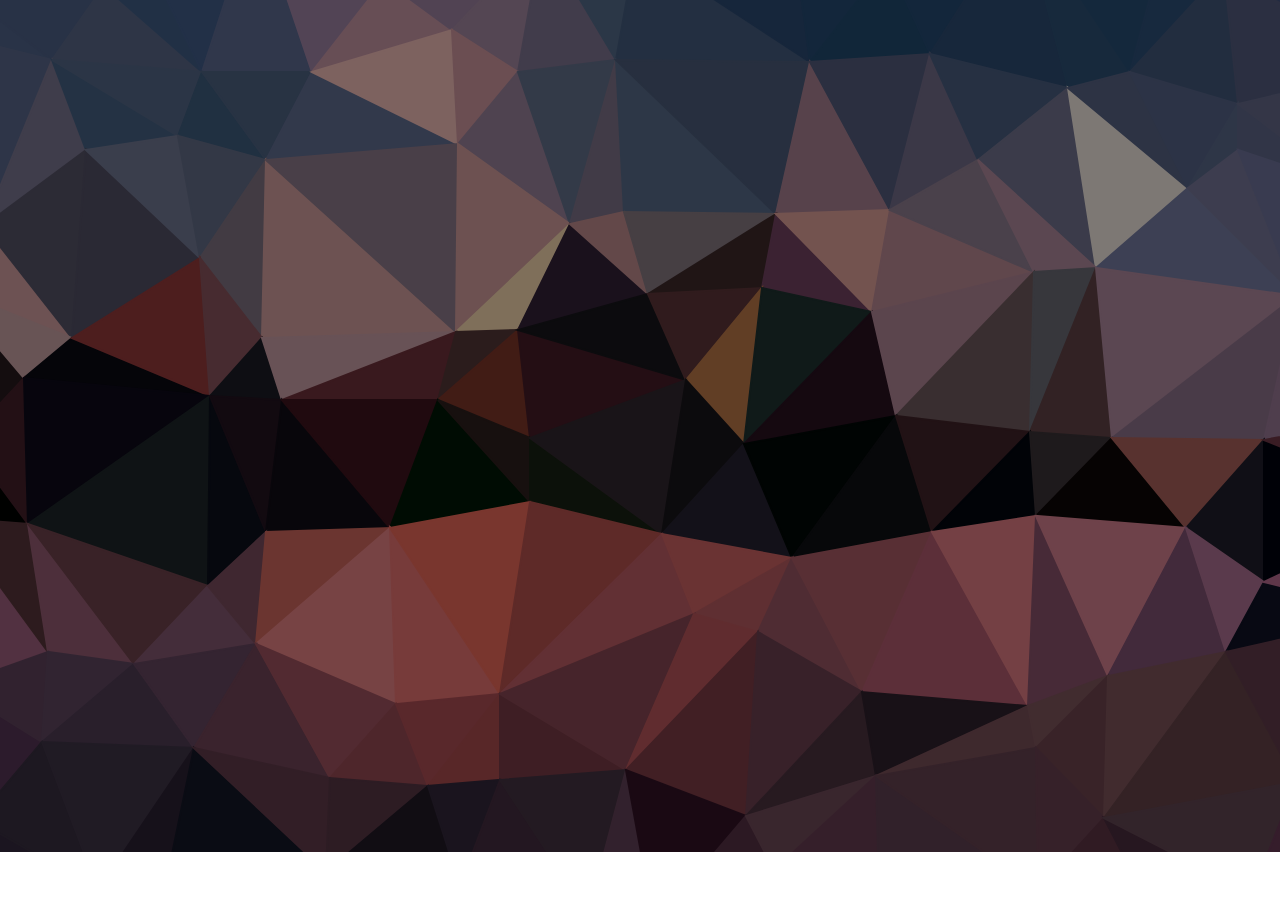
<file: thanks.html>
<html>
  <style>
  body {
  margin: 0;
}

.thanks {
  padding-bottom: 66.5625%;
  position: relative;
  width: 100%;
}

.thanks:after{
  content: '';
  background-color: rgba(0, 0, 0, 0.5);
  top: 0;
  left: 0;
  position: absolute;
  width: 100%;
  height: 100%;
}

.thanks img, .thanks svg {
  position: absolute;
  top: 0;
  left: 0;
  width: 100%;
  height: 100%;
}

.thanks svg {
  opacity: 1;
  transition: opacity 1s linear;
}

.thanks.show svg {
  opacity: 0;
}
  </style>
  <body>
    <div class="thanks">
      <img src="assets/melbourne.jpg">
      <svg xmlns="http://www.w3.org/2000/svg" viewbox="0 0 640 426" preserveAspectRatio="xMidYMid meet"><g><path d="M-50,-28L-27,512L-46,12Z" fill="rgb(209,168,180)" stroke="rgb(209,168,180)"/><path d="M-50,-28L-46,12L26,30Z" fill="rgb(82,102,142)" stroke="rgb(82,102,142)"/><path d="M-50,-28L26,30L52,-7Z" fill="rgb(81,100,140)" stroke="rgb(81,100,140)"/><path d="M-50,-28L52,-7L67,-34Z" fill="rgb(89,103,140)" stroke="rgb(89,103,140)"/><path d="M-50,-28L67,-34L128,-47Z" fill="rgb(79,101,144)" stroke="rgb(79,101,144)"/><path d="M52,-7L26,30L101,36Z" fill="rgb(92,107,141)" stroke="rgb(92,107,141)"/><path d="M52,-7L101,36L67,-34Z" fill="rgb(67,97,139)" stroke="rgb(67,97,139)"/><path d="M67,-34L101,36L128,-47Z" fill="rgb(68,96,143)" stroke="rgb(68,96,143)"/><path d="M128,-47L101,36L156,36Z" fill="rgb(96,110,151)" stroke="rgb(96,110,151)"/><path d="M128,-47L156,36L192,-10Z" fill="rgb(165,137,171)" stroke="rgb(165,137,171)"/><path d="M128,-47L192,-10L271,-32Z" fill="rgb(175,140,169)" stroke="rgb(175,140,169)"/><path d="M128,-47L271,-32L394,-51Z" fill="rgb(135,123,159)" stroke="rgb(135,123,159)"/><path d="M192,-10L156,36L226,15Z" fill="rgb(207,156,171)" stroke="rgb(207,156,171)"/><path d="M192,-10L226,15L271,-32Z" fill="rgb(162,135,166)" stroke="rgb(162,135,166)"/><path d="M271,-32L226,15L259,36Z" fill="rgb(168,140,166)" stroke="rgb(168,140,166)"/><path d="M271,-32L259,36L308,30Z" fill="rgb(130,120,150)" stroke="rgb(130,120,150)"/><path d="M271,-32L308,30L318,-26Z" fill="rgb(87,110,142)" stroke="rgb(87,110,142)"/><path d="M271,-32L318,-26L394,-51Z" fill="rgb(79,101,136)" stroke="rgb(79,101,136)"/><path d="M318,-26L308,30L405,31Z" fill="rgb(70,95,130)" stroke="rgb(70,95,130)"/><path d="M318,-26L405,31L394,-51Z" fill="rgb(45,76,118)" stroke="rgb(45,76,118)"/><path d="M394,-51L405,31L444,-19Z" fill="rgb(38,77,118)" stroke="rgb(38,77,118)"/><path d="M394,-51L444,-19L511,-45Z" fill="rgb(37,76,118)" stroke="rgb(37,76,118)"/><path d="M394,-51L511,-45L587,-46Z" fill="rgb(45,76,119)" stroke="rgb(45,76,119)"/><path d="M444,-19L405,31L465,27Z" fill="rgb(34,76,114)" stroke="rgb(34,76,114)"/><path d="M444,-19L465,27L511,-45Z" fill="rgb(38,77,118)" stroke="rgb(38,77,118)"/><path d="M511,-45L465,27L534,44Z" fill="rgb(47,78,118)" stroke="rgb(47,78,118)"/><path d="M511,-45L534,44L565,36Z" fill="rgb(46,83,121)" stroke="rgb(46,83,121)"/><path d="M511,-45L565,36L587,-46Z" fill="rgb(41,81,121)" stroke="rgb(41,81,121)"/><path d="M587,-46L565,36L612,-15Z" fill="rgb(47,82,124)" stroke="rgb(47,82,124)"/><path d="M587,-46L612,-15L705,-16Z" fill="rgb(64,85,126)" stroke="rgb(64,85,126)"/><path d="M612,-15L565,36L619,52Z" fill="rgb(69,91,127)" stroke="rgb(69,91,127)"/><path d="M612,-15L619,52L699,33Z" fill="rgb(86,95,130)" stroke="rgb(86,95,130)"/><path d="M612,-15L699,33L705,-16Z" fill="rgb(69,86,130)" stroke="rgb(69,86,130)"/><path d="M705,-16L699,33L713,252Z" fill="rgb(115,118,155)" stroke="rgb(115,118,155)"/><path d="M-46,12L-27,512L-24,343Z" fill="rgb(152,81,98)" stroke="rgb(152,81,98)"/><path d="M-46,12L-24,343L-25,259Z" fill="rgb(11,11,20)" stroke="rgb(11,11,20)"/><path d="M-46,12L-25,259L-26,144Z" fill="rgb(162,149,154)" stroke="rgb(162,149,154)"/><path d="M-46,12L-26,144L-8,113Z" fill="rgb(111,101,132)" stroke="rgb(111,101,132)"/><path d="M-46,12L-8,113L26,30Z" fill="rgb(93,107,144)" stroke="rgb(93,107,144)"/><path d="M26,30L-8,113L43,75Z" fill="rgb(126,122,150)" stroke="rgb(126,122,150)"/><path d="M26,30L43,75L89,68Z" fill="rgb(72,101,137)" stroke="rgb(72,101,137)"/><path d="M26,30L89,68L101,36Z" fill="rgb(87,107,140)" stroke="rgb(87,107,140)"/><path d="M101,36L89,68L133,80Z" fill="rgb(64,96,130)" stroke="rgb(64,96,130)"/><path d="M101,36L133,80L156,36Z" fill="rgb(80,102,135)" stroke="rgb(80,102,135)"/><path d="M156,36L133,80L229,72Z" fill="rgb(101,114,151)" stroke="rgb(101,114,151)"/><path d="M156,36L229,72L226,15Z" fill="rgb(250,196,191)" stroke="rgb(250,196,191)"/><path d="M226,15L229,72L259,36Z" fill="rgb(214,156,164)" stroke="rgb(214,156,164)"/><path d="M259,36L229,72L285,112Z" fill="rgb(158,135,160)" stroke="rgb(158,135,160)"/><path d="M259,36L285,112L308,30Z" fill="rgb(103,116,144)" stroke="rgb(103,116,144)"/><path d="M308,30L285,112L312,106Z" fill="rgb(130,119,142)" stroke="rgb(130,119,142)"/><path d="M308,30L312,106L388,107Z" fill="rgb(91,111,142)" stroke="rgb(91,111,142)"/><path d="M308,30L388,107L405,31Z" fill="rgb(78,95,126)" stroke="rgb(78,95,126)"/><path d="M405,31L388,107L445,105Z" fill="rgb(175,133,151)" stroke="rgb(175,133,151)"/><path d="M405,31L445,105L465,27Z" fill="rgb(86,95,128)" stroke="rgb(86,95,128)"/><path d="M465,27L445,105L489,80Z" fill="rgb(119,112,143)" stroke="rgb(119,112,143)"/><path d="M465,27L489,80L534,44Z" fill="rgb(76,97,133)" stroke="rgb(76,97,133)"/><path d="M534,44L489,80L548,134Z" fill="rgb(118,119,148)" stroke="rgb(118,119,148)"/><path d="M534,44L548,134L594,94Z" fill="rgb(250,240,233)" stroke="rgb(250,240,233)"/><path d="M534,44L594,94L565,36Z" fill="rgb(90,102,137)" stroke="rgb(90,102,137)"/><path d="M565,36L594,94L619,52Z" fill="rgb(89,103,140)" stroke="rgb(89,103,140)"/><path d="M619,52L594,94L619,75Z" fill="rgb(93,108,143)" stroke="rgb(93,108,143)"/><path d="M619,52L619,75L673,93Z" fill="rgb(99,107,143)" stroke="rgb(99,107,143)"/><path d="M619,52L673,93L699,33Z" fill="rgb(104,109,143)" stroke="rgb(104,109,143)"/><path d="M699,33L673,93L676,143Z" fill="rgb(115,118,155)" stroke="rgb(115,118,155)"/><path d="M699,33L676,143L713,252Z" fill="rgb(142,132,164)" stroke="rgb(142,132,164)"/><path d="M-8,113L-26,144L36,169Z" fill="rgb(218,164,166)" stroke="rgb(218,164,166)"/><path d="M-8,113L36,169L43,75Z" fill="rgb(89,86,107)" stroke="rgb(89,86,107)"/><path d="M43,75L36,169L100,129Z" fill="rgb(85,82,104)" stroke="rgb(85,82,104)"/><path d="M43,75L100,129L89,68Z" fill="rgb(117,124,152)" stroke="rgb(117,124,152)"/><path d="M89,68L100,129L133,80Z" fill="rgb(102,113,141)" stroke="rgb(102,113,141)"/><path d="M133,80L100,129L131,169Z" fill="rgb(132,119,135)" stroke="rgb(132,119,135)"/><path d="M133,80L131,169L228,166Z" fill="rgb(219,165,164)" stroke="rgb(219,165,164)"/><path d="M133,80L228,166L229,72Z" fill="rgb(147,127,144)" stroke="rgb(147,127,144)"/><path d="M229,72L228,166L285,112Z" fill="rgb(218,163,162)" stroke="rgb(218,163,162)"/><path d="M285,112L228,166L259,165Z" fill="rgb(255,223,181)" stroke="rgb(255,223,181)"/><path d="M285,112L259,165L324,147Z" fill="rgb(53,35,57)" stroke="rgb(53,35,57)"/><path d="M285,112L324,147L312,106Z" fill="rgb(199,145,147)" stroke="rgb(199,145,147)"/><path d="M312,106L324,147L388,107Z" fill="rgb(140,126,135)" stroke="rgb(140,126,135)"/><path d="M388,107L324,147L381,144Z" fill="rgb(64,43,43)" stroke="rgb(64,43,43)"/><path d="M388,107L381,144L436,156Z" fill="rgb(118,69,100)" stroke="rgb(118,69,100)"/><path d="M388,107L436,156L445,105Z" fill="rgb(231,167,159)" stroke="rgb(231,167,159)"/><path d="M445,105L436,156L517,136Z" fill="rgb(193,142,153)" stroke="rgb(193,142,153)"/><path d="M445,105L517,136L489,80Z" fill="rgb(148,130,150)" stroke="rgb(148,130,150)"/><path d="M489,80L517,136L548,134Z" fill="rgb(183,143,163)" stroke="rgb(183,143,163)"/><path d="M594,94L548,134L648,148Z" fill="rgb(122,129,168)" stroke="rgb(122,129,168)"/><path d="M594,94L648,148L619,75Z" fill="rgb(123,123,158)" stroke="rgb(123,123,158)"/><path d="M619,75L648,148L673,93Z" fill="rgb(115,119,160)" stroke="rgb(115,119,160)"/><path d="M673,93L648,148L676,143Z" fill="rgb(119,122,159)" stroke="rgb(119,122,159)"/><path d="M-26,144L-25,259L-17,220Z" fill="rgb(8,15,27)" stroke="rgb(8,15,27)"/><path d="M-26,144L-17,220L12,189Z" fill="rgb(41,27,31)" stroke="rgb(41,27,31)"/><path d="M-26,144L12,189L36,169Z" fill="rgb(209,168,171)" stroke="rgb(209,168,171)"/><path d="M36,169L12,189L105,198Z" fill="rgb(10,10,19)" stroke="rgb(10,10,19)"/><path d="M36,169L105,198L100,129Z" fill="rgb(154,60,61)" stroke="rgb(154,60,61)"/><path d="M100,129L105,198L131,169Z" fill="rgb(142,87,96)" stroke="rgb(142,87,96)"/><path d="M131,169L105,198L141,200Z" fill="rgb(29,29,39)" stroke="rgb(29,29,39)"/><path d="M131,169L141,200L228,166Z" fill="rgb(209,164,172)" stroke="rgb(209,164,172)"/><path d="M228,166L141,200L219,200Z" fill="rgb(115,50,60)" stroke="rgb(115,50,60)"/><path d="M228,166L219,200L259,165Z" fill="rgb(87,57,57)" stroke="rgb(87,57,57)"/><path d="M259,165L219,200L265,219Z" fill="rgb(131,56,43)" stroke="rgb(131,56,43)"/><path d="M259,165L265,219L343,190Z" fill="rgb(72,29,41)" stroke="rgb(72,29,41)"/><path d="M259,165L343,190L324,147Z" fill="rgb(24,23,28)" stroke="rgb(24,23,28)"/><path d="M324,147L343,190L381,144Z" fill="rgb(96,55,58)" stroke="rgb(96,55,58)"/><path d="M381,144L343,190L372,222Z" fill="rgb(195,124,75)" stroke="rgb(195,124,75)"/><path d="M381,144L372,222L436,156Z" fill="rgb(32,52,50)" stroke="rgb(32,52,50)"/><path d="M436,156L372,222L448,208Z" fill="rgb(42,18,33)" stroke="rgb(42,18,33)"/><path d="M436,156L448,208L517,136Z" fill="rgb(183,138,155)" stroke="rgb(183,138,155)"/><path d="M517,136L448,208L515,216Z" fill="rgb(115,93,96)" stroke="rgb(115,93,96)"/><path d="M517,136L515,216L548,134Z" fill="rgb(110,110,121)" stroke="rgb(110,110,121)"/><path d="M548,134L515,216L556,219Z" fill="rgb(100,69,72)" stroke="rgb(100,69,72)"/><path d="M548,134L556,219L648,148Z" fill="rgb(182,142,164)" stroke="rgb(182,142,164)"/><path d="M648,148L556,219L632,220Z" fill="rgb(147,119,145)" stroke="rgb(147,119,145)"/><path d="M648,148L632,220L689,209Z" fill="rgb(158,124,155)" stroke="rgb(158,124,155)"/><path d="M648,148L689,209L676,143Z" fill="rgb(180,141,166)" stroke="rgb(180,141,166)"/><path d="M676,143L689,209L713,252Z" fill="rgb(155,114,137)" stroke="rgb(155,114,137)"/><path d="M-17,220L-25,259L14,262Z" fill="rgb(0,2,1)" stroke="rgb(0,2,1)"/><path d="M-17,220L14,262L12,189Z" fill="rgb(70,33,43)" stroke="rgb(70,33,43)"/><path d="M12,189L14,262L105,198Z" fill="rgb(14,11,27)" stroke="rgb(14,11,27)"/><path d="M105,198L14,262L104,293Z" fill="rgb(30,39,42)" stroke="rgb(30,39,42)"/><path d="M105,198L104,293L133,266Z" fill="rgb(12,16,29)" stroke="rgb(12,16,29)"/><path d="M105,198L133,266L141,200Z" fill="rgb(36,20,33)" stroke="rgb(36,20,33)"/><path d="M141,200L133,266L195,264Z" fill="rgb(17,12,22)" stroke="rgb(17,12,22)"/><path d="M141,200L195,264L219,200Z" fill="rgb(64,20,30)" stroke="rgb(64,20,30)"/><path d="M219,200L195,264L265,251Z" fill="rgb(0,25,6)" stroke="rgb(0,25,6)"/><path d="M219,200L265,251L265,219Z" fill="rgb(47,32,30)" stroke="rgb(47,32,30)"/><path d="M265,219L265,251L331,267Z" fill="rgb(25,35,20)" stroke="rgb(25,35,20)"/><path d="M265,219L331,267L343,190Z" fill="rgb(51,41,48)" stroke="rgb(51,41,48)"/><path d="M343,190L331,267L372,222Z" fill="rgb(25,22,27)" stroke="rgb(25,22,27)"/><path d="M372,222L331,267L396,279Z" fill="rgb(39,35,50)" stroke="rgb(39,35,50)"/><path d="M372,222L396,279L448,208Z" fill="rgb(1,8,6)" stroke="rgb(1,8,6)"/><path d="M448,208L396,279L466,266Z" fill="rgb(14,16,20)" stroke="rgb(14,16,20)"/><path d="M448,208L466,266L515,216Z" fill="rgb(67,36,42)" stroke="rgb(67,36,42)"/><path d="M515,216L466,266L518,258Z" fill="rgb(2,6,15)" stroke="rgb(2,6,15)"/><path d="M515,216L518,258L556,219Z" fill="rgb(61,52,56)" stroke="rgb(61,52,56)"/><path d="M556,219L518,258L593,264Z" fill="rgb(13,6,6)" stroke="rgb(13,6,6)"/><path d="M556,219L593,264L632,220Z" fill="rgb(177,101,94)" stroke="rgb(177,101,94)"/><path d="M632,220L593,264L632,291Z" fill="rgb(33,30,44)" stroke="rgb(33,30,44)"/><path d="M632,220L632,291L713,252Z" fill="rgb(1,3,14)" stroke="rgb(1,3,14)"/><path d="M632,220L713,252L689,209Z" fill="rgb(115,57,73)" stroke="rgb(115,57,73)"/><path d="M-25,259L-24,343L24,326Z" fill="rgb(164,98,130)" stroke="rgb(164,98,130)"/><path d="M-25,259L24,326L14,262Z" fill="rgb(90,55,60)" stroke="rgb(90,55,60)"/><path d="M14,262L24,326L67,332Z" fill="rgb(154,95,118)" stroke="rgb(154,95,118)"/><path d="M14,262L67,332L104,293Z" fill="rgb(114,68,78)" stroke="rgb(114,68,78)"/><path d="M104,293L67,332L128,322Z" fill="rgb(137,91,116)" stroke="rgb(137,91,116)"/><path d="M104,293L128,322L133,266Z" fill="rgb(126,79,96)" stroke="rgb(126,79,96)"/><path d="M133,266L128,322L195,264Z" fill="rgb(215,107,97)" stroke="rgb(215,107,97)"/><path d="M195,264L128,322L198,352Z" fill="rgb(239,135,137)" stroke="rgb(239,135,137)"/><path d="M195,264L198,352L250,347Z" fill="rgb(238,118,116)" stroke="rgb(238,118,116)"/><path d="M195,264L250,347L265,251Z" fill="rgb(243,108,92)" stroke="rgb(243,108,92)"/><path d="M265,251L250,347L331,267Z" fill="rgb(188,84,80)" stroke="rgb(188,84,80)"/><path d="M331,267L250,347L347,307Z" fill="rgb(197,96,104)" stroke="rgb(197,96,104)"/><path d="M331,267L347,307L396,279Z" fill="rgb(213,102,102)" stroke="rgb(213,102,102)"/><path d="M396,279L347,307L379,316Z" fill="rgb(190,95,100)" stroke="rgb(190,95,100)"/><path d="M396,279L379,316L431,346Z" fill="rgb(159,89,103)" stroke="rgb(159,89,103)"/><path d="M396,279L431,346L466,266Z" fill="rgb(176,95,105)" stroke="rgb(176,95,105)"/><path d="M466,266L431,346L514,353Z" fill="rgb(185,94,115)" stroke="rgb(185,94,115)"/><path d="M466,266L514,353L518,258Z" fill="rgb(232,129,136)" stroke="rgb(232,129,136)"/><path d="M518,258L514,353L554,338Z" fill="rgb(142,85,110)" stroke="rgb(142,85,110)"/><path d="M518,258L554,338L593,264Z" fill="rgb(221,132,148)" stroke="rgb(221,132,148)"/><path d="M593,264L554,338L613,326Z" fill="rgb(132,84,118)" stroke="rgb(132,84,118)"/><path d="M593,264L613,326L632,291Z" fill="rgb(180,117,152)" stroke="rgb(180,117,152)"/><path d="M632,291L613,326L696,307Z" fill="rgb(16,18,38)" stroke="rgb(16,18,38)"/><path d="M632,291L696,307L713,252Z" fill="rgb(191,111,148)" stroke="rgb(191,111,148)"/><path d="M713,252L696,307L699,378Z" fill="rgb(7,12,18)" stroke="rgb(7,12,18)"/><path d="M713,252L699,378L703,461Z" fill="rgb(113,71,84)" stroke="rgb(113,71,84)"/><path d="M-24,343L-27,512L-20,435Z" fill="rgb(58,43,68)" stroke="rgb(58,43,68)"/><path d="M-24,343L-20,435L-12,410Z" fill="rgb(73,52,79)" stroke="rgb(73,52,79)"/><path d="M-24,343L-12,410L21,371Z" fill="rgb(89,55,88)" stroke="rgb(89,55,88)"/><path d="M-24,343L21,371L24,326Z" fill="rgb(98,69,95)" stroke="rgb(98,69,95)"/><path d="M24,326L21,371L67,332Z" fill="rgb(98,73,99)" stroke="rgb(98,73,99)"/><path d="M67,332L21,371L97,374Z" fill="rgb(82,62,87)" stroke="rgb(82,62,87)"/><path d="M67,332L97,374L128,322Z" fill="rgb(104,72,98)" stroke="rgb(104,72,98)"/><path d="M128,322L97,374L165,389Z" fill="rgb(116,70,90)" stroke="rgb(116,70,90)"/><path d="M128,322L165,389L198,352Z" fill="rgb(165,85,98)" stroke="rgb(165,85,98)"/><path d="M198,352L165,389L214,393Z" fill="rgb(156,76,86)" stroke="rgb(156,76,86)"/><path d="M198,352L214,393L250,347Z" fill="rgb(179,80,87)" stroke="rgb(179,80,87)"/><path d="M250,347L214,393L250,390Z" fill="rgb(176,78,80)" stroke="rgb(176,78,80)"/><path d="M250,347L250,390L313,385Z" fill="rgb(125,61,73)" stroke="rgb(125,61,73)"/><path d="M250,347L313,385L347,307Z" fill="rgb(141,73,86)" stroke="rgb(141,73,86)"/><path d="M347,307L313,385L379,316Z" fill="rgb(193,89,94)" stroke="rgb(193,89,94)"/><path d="M379,316L313,385L373,408Z" fill="rgb(130,62,73)" stroke="rgb(130,62,73)"/><path d="M379,316L373,408L431,346Z" fill="rgb(112,67,83)" stroke="rgb(112,67,83)"/><path d="M431,346L373,408L438,388Z" fill="rgb(78,52,65)" stroke="rgb(78,52,65)"/><path d="M431,346L438,388L514,353Z" fill="rgb(49,34,46)" stroke="rgb(49,34,46)"/><path d="M514,353L438,388L518,374Z" fill="rgb(125,82,91)" stroke="rgb(125,82,91)"/><path d="M514,353L518,374L554,338Z" fill="rgb(131,88,95)" stroke="rgb(131,88,95)"/><path d="M554,338L518,374L552,409Z" fill="rgb(114,71,80)" stroke="rgb(114,71,80)"/><path d="M554,338L552,409L613,326Z" fill="rgb(130,87,93)" stroke="rgb(130,87,93)"/><path d="M613,326L552,409L648,391Z" fill="rgb(104,69,74)" stroke="rgb(104,69,74)"/><path d="M613,326L648,391L696,307Z" fill="rgb(100,61,77)" stroke="rgb(100,61,77)"/><path d="M696,307L648,391L699,378Z" fill="rgb(113,79,92)" stroke="rgb(113,79,92)"/><path d="M-12,410L-20,435L49,445Z" fill="rgb(54,42,64)" stroke="rgb(54,42,64)"/><path d="M-12,410L49,445L21,371Z" fill="rgb(58,48,66)" stroke="rgb(58,48,66)"/><path d="M21,371L49,445L97,374Z" fill="rgb(65,54,73)" stroke="rgb(65,54,73)"/><path d="M97,374L49,445L79,461Z" fill="rgb(45,34,53)" stroke="rgb(45,34,53)"/><path d="M97,374L79,461L163,436Z" fill="rgb(21,24,40)" stroke="rgb(21,24,40)"/><path d="M97,374L163,436L165,389Z" fill="rgb(100,61,77)" stroke="rgb(100,61,77)"/><path d="M165,389L163,436L214,393Z" fill="rgb(90,56,71)" stroke="rgb(90,56,71)"/><path d="M214,393L163,436L230,443Z" fill="rgb(35,26,39)" stroke="rgb(35,26,39)"/><path d="M214,393L230,443L250,390Z" fill="rgb(52,41,60)" stroke="rgb(52,41,60)"/><path d="M250,390L230,443L294,457Z" fill="rgb(71,46,66)" stroke="rgb(71,46,66)"/><path d="M250,390L294,457L313,385Z" fill="rgb(71,53,68)" stroke="rgb(71,53,68)"/><path d="M313,385L294,457L327,462Z" fill="rgb(101,67,90)" stroke="rgb(101,67,90)"/><path d="M313,385L327,462L373,408Z" fill="rgb(52,19,39)" stroke="rgb(52,19,39)"/><path d="M373,408L327,462L387,435Z" fill="rgb(89,51,71)" stroke="rgb(89,51,71)"/><path d="M373,408L387,435L438,388Z" fill="rgb(115,76,91)" stroke="rgb(115,76,91)"/><path d="M438,388L387,435L440,468Z" fill="rgb(107,63,85)" stroke="rgb(107,63,85)"/><path d="M438,388L440,468L519,445Z" fill="rgb(99,66,85)" stroke="rgb(99,66,85)"/><path d="M438,388L519,445L518,374Z" fill="rgb(105,68,82)" stroke="rgb(105,68,82)"/><path d="M518,374L519,445L552,409Z" fill="rgb(109,66,83)" stroke="rgb(109,66,83)"/><path d="M552,409L519,445L571,446Z" fill="rgb(97,54,71)" stroke="rgb(97,54,71)"/><path d="M552,409L571,446L626,447Z" fill="rgb(77,46,64)" stroke="rgb(77,46,64)"/><path d="M552,409L626,447L648,391Z" fill="rgb(101,72,85)" stroke="rgb(101,72,85)"/><path d="M648,391L626,447L703,461Z" fill="rgb(106,58,87)" stroke="rgb(106,58,87)"/><path d="M648,391L703,461L699,378Z" fill="rgb(89,63,77)" stroke="rgb(89,63,77)"/><path d="M-20,435L-27,512L11,526Z" fill="rgb(58,43,68)" stroke="rgb(58,43,68)"/><path d="M-20,435L11,526L49,445Z" fill="rgb(55,44,63)" stroke="rgb(55,44,63)"/><path d="M49,445L11,526L79,461Z" fill="rgb(56,45,62)" stroke="rgb(56,45,62)"/><path d="M79,461L11,526L94,496Z" fill="rgb(55,44,63)" stroke="rgb(55,44,63)"/><path d="M79,461L94,496L163,436Z" fill="rgb(29,32,48)" stroke="rgb(29,32,48)"/><path d="M163,436L94,496L128,531Z" fill="rgb(24,27,44)" stroke="rgb(24,27,44)"/><path d="M163,436L128,531L230,506Z" fill="rgb(40,35,45)" stroke="rgb(40,35,45)"/><path d="M163,436L230,506L230,443Z" fill="rgb(62,43,62)" stroke="rgb(62,43,62)"/><path d="M230,443L230,506L294,457Z" fill="rgb(41,32,47)" stroke="rgb(41,32,47)"/><path d="M294,457L230,506L291,512Z" fill="rgb(61,30,54)" stroke="rgb(61,30,54)"/><path d="M294,457L291,512L322,491Z" fill="rgb(102,68,91)" stroke="rgb(102,68,91)"/><path d="M294,457L322,491L327,462Z" fill="rgb(63,46,64)" stroke="rgb(63,46,64)"/><path d="M327,462L322,491L391,517Z" fill="rgb(126,82,104)" stroke="rgb(126,82,104)"/><path d="M327,462L391,517L387,435Z" fill="rgb(71,48,61)" stroke="rgb(71,48,61)"/><path d="M387,435L391,517L440,468Z" fill="rgb(101,63,83)" stroke="rgb(101,63,83)"/><path d="M440,468L391,517L462,532Z" fill="rgb(79,52,75)" stroke="rgb(79,52,75)"/><path d="M440,468L462,532L513,506Z" fill="rgb(84,51,78)" stroke="rgb(84,51,78)"/><path d="M440,468L513,506L519,445Z" fill="rgb(94,58,78)" stroke="rgb(94,58,78)"/><path d="M519,445L513,506L571,446Z" fill="rgb(117,65,91)" stroke="rgb(117,65,91)"/><path d="M571,446L513,506L554,527Z" fill="rgb(120,75,94)" stroke="rgb(120,75,94)"/><path d="M571,446L554,527L610,507Z" fill="rgb(77,51,74)" stroke="rgb(77,51,74)"/><path d="M571,446L610,507L626,447Z" fill="rgb(82,56,73)" stroke="rgb(82,56,73)"/><path d="M626,447L610,507L701,493Z" fill="rgb(106,58,87)" stroke="rgb(106,58,87)"/><path d="M626,447L701,493L703,461Z" fill="rgb(106,58,87)" stroke="rgb(106,58,87)"/><path d="M11,526L128,531L94,496Z" fill="rgb(39,29,48)" stroke="rgb(39,29,48)"/><path d="M128,531L462,532L291,512Z" fill="rgb(67,42,62)" stroke="rgb(67,42,62)"/><path d="M128,531L291,512L230,506Z" fill="rgb(98,59,84)" stroke="rgb(98,59,84)"/><path d="M291,512L462,532L391,517Z" fill="rgb(120,57,87)" stroke="rgb(120,57,87)"/><path d="M291,512L391,517L322,491Z" fill="rgb(77,52,71)" stroke="rgb(77,52,71)"/><path d="M462,532L554,527L513,506Z" fill="rgb(92,54,74)" stroke="rgb(92,54,74)"/><path d="M554,527L701,493L610,507Z" fill="rgb(110,62,85)" stroke="rgb(110,62,85)"/></g></svg>
    </div>
    <script>
    window.onload = function() {
      var placeholder = document.querySelector('.thanks');
      setInterval(function() {
        placeholder.classList.toggle('show');
      }, 4000);
    };
    </script>
  </body>
</html>
</file>
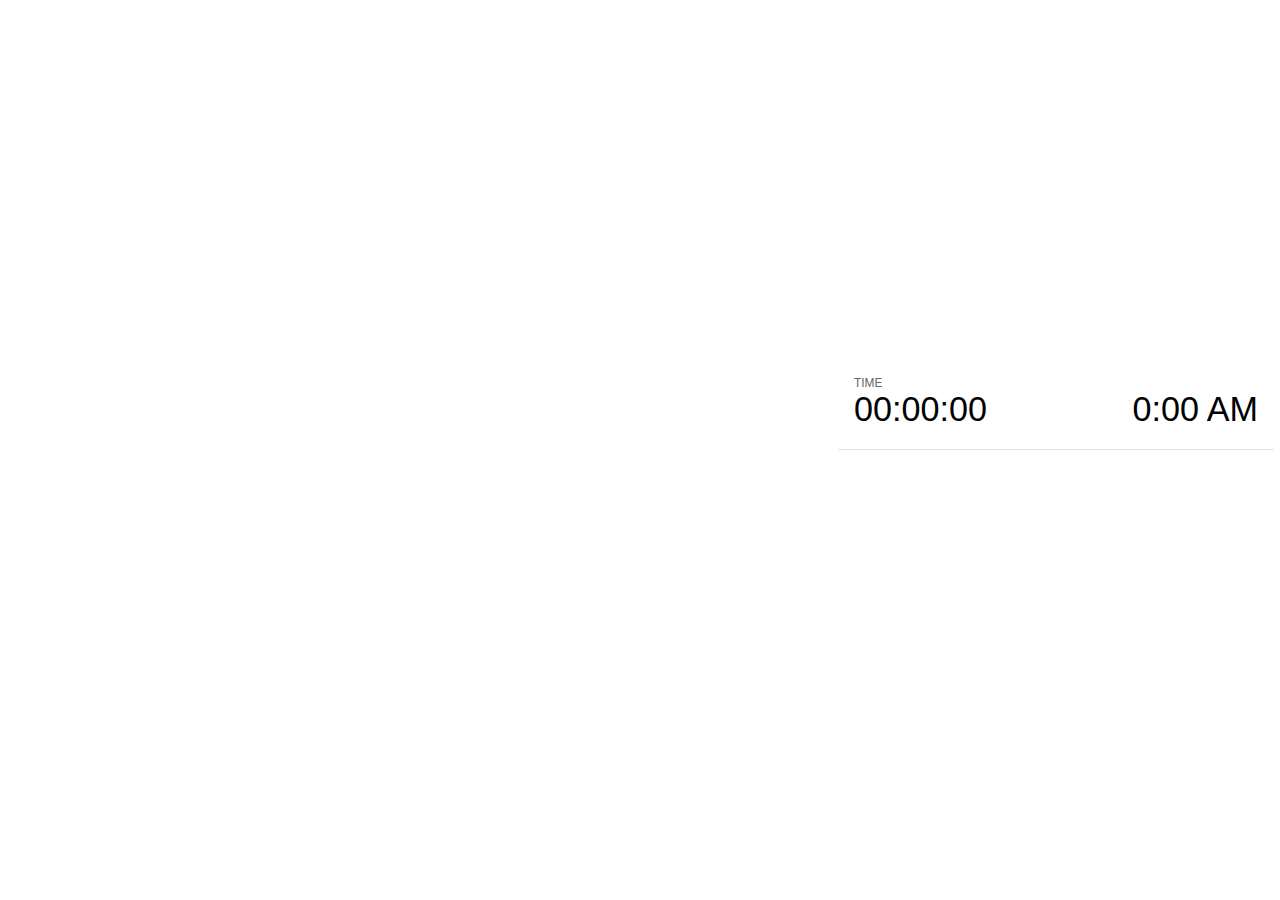
<file: plugin/notes/notes.html>
<!doctype html>
<html lang="en">
	<head>
		<meta charset="utf-8">

		<title>reveal.js - Slide Notes</title>

		<style>
			body {
				font-family: Helvetica;
			}

			#current-slide,
			#upcoming-slide,
			#speaker-controls {
				padding: 6px;
				box-sizing: border-box;
				-moz-box-sizing: border-box;
			}

			#current-slide iframe,
			#upcoming-slide iframe {
				width: 100%;
				height: 100%;
				border: 1px solid #ddd;
			}

			#current-slide .label,
			#upcoming-slide .label {
				position: absolute;
				top: 10px;
				left: 10px;
				font-weight: bold;
				font-size: 14px;
				z-index: 2;
				color: rgba( 255, 255, 255, 0.9 );
			}

			#current-slide {
				position: absolute;
				width: 65%;
				height: 100%;
				top: 0;
				left: 0;
				padding-right: 0;
			}

			#upcoming-slide {
				position: absolute;
				width: 35%;
				height: 40%;
				right: 0;
				top: 0;
			}

			#speaker-controls {
				position: absolute;
				top: 40%;
				right: 0;
				width: 35%;
				height: 60%;
				overflow: auto;

				font-size: 18px;
			}

				.speaker-controls-time.hidden,
				.speaker-controls-notes.hidden {
					display: none;
				}

				.speaker-controls-time .label,
				.speaker-controls-notes .label {
					text-transform: uppercase;
					font-weight: normal;
					font-size: 0.66em;
					color: #666;
					margin: 0;
				}

				.speaker-controls-time {
					border-bottom: 1px solid rgba( 200, 200, 200, 0.5 );
					margin-bottom: 10px;
					padding: 10px 16px;
					padding-bottom: 20px;
					cursor: pointer;
				}

				.speaker-controls-time .reset-button {
					opacity: 0;
					float: right;
					color: #666;
					text-decoration: none;
				}
				.speaker-controls-time:hover .reset-button {
					opacity: 1;
				}

				.speaker-controls-time .timer,
				.speaker-controls-time .clock {
					width: 50%;
					font-size: 1.9em;
				}

				.speaker-controls-time .timer {
					float: left;
				}

				.speaker-controls-time .clock {
					float: right;
					text-align: right;
				}

				.speaker-controls-time span.mute {
					color: #bbb;
				}

				.speaker-controls-notes {
					padding: 10px 16px;
				}

				.speaker-controls-notes .value {
					margin-top: 5px;
					line-height: 1.4;
					font-size: 1.2em;
				}

			.clear {
				clear: both;
			}

			@media screen and (max-width: 1080px) {
				#speaker-controls {
					font-size: 16px;
				}
			}

			@media screen and (max-width: 900px) {
				#speaker-controls {
					font-size: 14px;
				}
			}

			@media screen and (max-width: 800px) {
				#speaker-controls {
					font-size: 12px;
				}
			}

		</style>
	</head>

	<body>

		<div id="current-slide"></div>
		<div id="upcoming-slide"><span class="label">UPCOMING:</span></div>
		<div id="speaker-controls">
			<div class="speaker-controls-time">
				<h4 class="label">Time <span class="reset-button">Click to Reset</span></h4>
				<div class="clock">
					<span class="clock-value">0:00 AM</span>
				</div>
				<div class="timer">
					<span class="hours-value">00</span><span class="minutes-value">:00</span><span class="seconds-value">:00</span>
				</div>
				<div class="clear"></div>
			</div>

			<div class="speaker-controls-notes hidden">
				<h4 class="label">Notes</h4>
				<div class="value"></div>
			</div>
		</div>

		<script src="../../plugin/markdown/marked.js"></script>
		<script>

			(function() {

				var notes,
					notesValue,
					currentState,
					currentSlide,
					upcomingSlide,
					connected = false;

				window.addEventListener( 'message', function( event ) {

					var data = JSON.parse( event.data );

					// The overview mode is only useful to the reveal.js instance
					// where navigation occurs so we don't sync it
					if( data.state ) delete data.state.overview;

					// Messages sent by the notes plugin inside of the main window
					if( data && data.namespace === 'reveal-notes' ) {
						if( data.type === 'connect' ) {
							handleConnectMessage( data );
						}
						else if( data.type === 'state' ) {
							handleStateMessage( data );
						}
					}
					// Messages sent by the reveal.js inside of the current slide preview
					else if( data && data.namespace === 'reveal' ) {
						if( /ready/.test( data.eventName ) ) {
							// Send a message back to notify that the handshake is complete
							window.opener.postMessage( JSON.stringify({ namespace: 'reveal-notes', type: 'connected'} ), '*' );
						}
						else if( /slidechanged|fragmentshown|fragmenthidden|paused|resumed/.test( data.eventName ) && currentState !== JSON.stringify( data.state ) ) {

							window.opener.postMessage( JSON.stringify({ method: 'setState', args: [ data.state ]} ), '*' );

						}
					}

				} );

				/**
				 * Called when the main window is trying to establish a
				 * connection.
				 */
				function handleConnectMessage( data ) {

					if( connected === false ) {
						connected = true;

						setupIframes( data );
						setupKeyboard();
						setupNotes();
						setupTimer();
					}

				}

				/**
				 * Called when the main window sends an updated state.
				 */
				function handleStateMessage( data ) {

					// Store the most recently set state to avoid circular loops
					// applying the same state
					currentState = JSON.stringify( data.state );

					// No need for updating the notes in case of fragment changes
					if ( data.notes ) {
						notes.classList.remove( 'hidden' );
						notesValue.style.whiteSpace = data.whitespace;
						if( data.markdown ) {
							notesValue.innerHTML = marked( data.notes );
						}
						else {
							notesValue.innerHTML = data.notes;
						}
					}
					else {
						notes.classList.add( 'hidden' );
					}

					// Update the note slides
					currentSlide.contentWindow.postMessage( JSON.stringify({ method: 'setState', args: [ data.state ] }), '*' );
					upcomingSlide.contentWindow.postMessage( JSON.stringify({ method: 'setState', args: [ data.state ] }), '*' );
					upcomingSlide.contentWindow.postMessage( JSON.stringify({ method: 'next' }), '*' );

				}

				// Limit to max one state update per X ms
				handleStateMessage = debounce( handleStateMessage, 200 );

				/**
				 * Forward keyboard events to the current slide window.
				 * This enables keyboard events to work even if focus
				 * isn't set on the current slide iframe.
				 */
				function setupKeyboard() {

					document.addEventListener( 'keydown', function( event ) {
						currentSlide.contentWindow.postMessage( JSON.stringify({ method: 'triggerKey', args: [ event.keyCode ] }), '*' );
					} );

				}

				/**
				 * Creates the preview iframes.
				 */
				function setupIframes( data ) {

					var params = [
						'receiver',
						'progress=false',
						'history=false',
						'transition=none',
						'autoSlide=0',
						'backgroundTransition=none'
					].join( '&' );

					var urlSeparator = /\?/.test(data.url) ? '&' : '?';
					var hash = '#/' + data.state.indexh + '/' + data.state.indexv;
					var currentURL = data.url + urlSeparator + params + '&postMessageEvents=true' + hash;
					var upcomingURL = data.url + urlSeparator + params + '&controls=false' + hash;

					currentSlide = document.createElement( 'iframe' );
					currentSlide.setAttribute( 'width', 1280 );
					currentSlide.setAttribute( 'height', 1024 );
					currentSlide.setAttribute( 'src', currentURL );
					document.querySelector( '#current-slide' ).appendChild( currentSlide );

					upcomingSlide = document.createElement( 'iframe' );
					upcomingSlide.setAttribute( 'width', 640 );
					upcomingSlide.setAttribute( 'height', 512 );
					upcomingSlide.setAttribute( 'src', upcomingURL );
					document.querySelector( '#upcoming-slide' ).appendChild( upcomingSlide );

				}

				/**
				 * Setup the notes UI.
				 */
				function setupNotes() {

					notes = document.querySelector( '.speaker-controls-notes' );
					notesValue = document.querySelector( '.speaker-controls-notes .value' );

				}

				/**
				 * Create the timer and clock and start updating them
				 * at an interval.
				 */
				function setupTimer() {

					var start = new Date(),
						timeEl = document.querySelector( '.speaker-controls-time' ),
						clockEl = timeEl.querySelector( '.clock-value' ),
						hoursEl = timeEl.querySelector( '.hours-value' ),
						minutesEl = timeEl.querySelector( '.minutes-value' ),
						secondsEl = timeEl.querySelector( '.seconds-value' );

					function _updateTimer() {

						var diff, hours, minutes, seconds,
							now = new Date();

						diff = now.getTime() - start.getTime();
						hours = Math.floor( diff / ( 1000 * 60 * 60 ) );
						minutes = Math.floor( ( diff / ( 1000 * 60 ) ) % 60 );
						seconds = Math.floor( ( diff / 1000 ) % 60 );

						clockEl.innerHTML = now.toLocaleTimeString( 'en-US', { hour12: true, hour: '2-digit', minute:'2-digit' } );
						hoursEl.innerHTML = zeroPadInteger( hours );
						hoursEl.className = hours > 0 ? '' : 'mute';
						minutesEl.innerHTML = ':' + zeroPadInteger( minutes );
						minutesEl.className = minutes > 0 ? '' : 'mute';
						secondsEl.innerHTML = ':' + zeroPadInteger( seconds );

					}

					// Update once directly
					_updateTimer();

					// Then update every second
					setInterval( _updateTimer, 1000 );

					timeEl.addEventListener( 'click', function() {
						start = new Date();
						_updateTimer();
						return false;
					} );

				}

				function zeroPadInteger( num ) {

					var str = '00' + parseInt( num );
					return str.substring( str.length - 2 );

				}

				/**
				 * Limits the frequency at which a function can be called.
				 */
				function debounce( fn, ms ) {

					var lastTime = 0,
						timeout;

					return function() {

						var args = arguments;
						var context = this;

						clearTimeout( timeout );

						var timeSinceLastCall = Date.now() - lastTime;
						if( timeSinceLastCall > ms ) {
							fn.apply( context, args );
							lastTime = Date.now();
						}
						else {
							timeout = setTimeout( function() {
								fn.apply( context, args );
								lastTime = Date.now();
							}, ms - timeSinceLastCall );
						}

					}

				}

			})();

		</script>
	</body>
</html>
</file>
<file: css/theme/night.css>
/**
 * Black theme for reveal.js.
 *
 * Copyright (C) 2011-2012 Hakim El Hattab, http://hakim.se
 */
@import url(https://fonts.googleapis.com/css?family=Montserrat:700);
@import url(https://fonts.googleapis.com/css?family=Open+Sans:400,700,400italic,700italic);
/*********************************************
 * GLOBAL STYLES
 *********************************************/
body {
  background: #111;
  background-color: #111; }

.reveal {
  font-family: "Open Sans", sans-serif;
  font-size: 30px;
  font-weight: normal;
  color: #eee; }

::selection {
  color: #fff;
  background: #e7ad52;
  text-shadow: none; }

.reveal .slides > section,
.reveal .slides > section > section {
  line-height: 1.3;
  font-weight: inherit; }

/*********************************************
 * HEADERS
 *********************************************/
.reveal h1,
.reveal h2,
.reveal h3,
.reveal h4,
.reveal h5,
.reveal h6 {
  margin: 0 0 20px 0;
  color: #eee;
  font-family: "Montserrat", Impact, sans-serif;
  font-weight: normal;
  line-height: 1.2;
  letter-spacing: -0.03em;
  text-transform: none;
  text-shadow: none;
  word-wrap: break-word; }

.reveal h1 {
  font-size: 3.77em; }

.reveal h2 {
  font-size: 2.11em; }

.reveal h3 {
  font-size: 1.55em; }

.reveal h4 {
  font-size: 1em; }

.reveal h1 {
  text-shadow: none; }

/*********************************************
 * OTHER
 *********************************************/
.reveal p {
  margin: 20px 0;
  line-height: 1.3; }

/* Ensure certain elements are never larger than the slide itself */
.reveal img,
.reveal video,
.reveal iframe {
  max-width: 95%;
  max-height: 95%; }

.reveal strong,
.reveal b {
  font-weight: bold; }

.reveal em {
  font-style: italic; }

.reveal ol,
.reveal dl,
.reveal ul {
  display: inline-block;
  text-align: left;
  margin: 0 0 0 1em; }

.reveal ol {
  list-style-type: decimal; }

.reveal ul {
  list-style-type: disc; }

.reveal ul ul {
  list-style-type: square; }

.reveal ul ul ul {
  list-style-type: circle; }

.reveal ul ul,
.reveal ul ol,
.reveal ol ol,
.reveal ol ul {
  display: block;
  margin-left: 40px; }

.reveal dt {
  font-weight: bold; }

.reveal dd {
  margin-left: 40px; }

.reveal q,
.reveal blockquote {
  quotes: none; }

.reveal blockquote {
  display: block;
  position: relative;
  width: 70%;
  margin: 20px auto;
  padding: 5px;
  font-style: italic;
  background: rgba(255, 255, 255, 0.05);
  box-shadow: 0px 0px 2px rgba(0, 0, 0, 0.2); }

.reveal blockquote p:first-child,
.reveal blockquote p:last-child {
  display: inline-block; }

.reveal q {
  font-style: italic; }

.reveal pre {
  display: block;
  position: relative;
  width: 90%;
  margin: 20px auto;
  text-align: left;
  font-size: 0.55em;
  font-family: monospace;
  line-height: 1.2em;
  word-wrap: break-word;
  box-shadow: 0px 0px 6px rgba(0, 0, 0, 0.3); }

.reveal code {
  font-family: monospace; }

.reveal pre code {
  display: block;
  padding: 5px;
  overflow: auto;
  max-height: 400px;
  word-wrap: normal; }

.reveal table {
  margin: auto;
  border-collapse: collapse;
  border-spacing: 0; }

.reveal table th {
  font-weight: bold; }

.reveal table th,
.reveal table td {
  text-align: left;
  padding: 0.2em 0.5em 0.2em 0.5em;
  border-bottom: 1px solid; }

.reveal table th[align="center"],
.reveal table td[align="center"] {
  text-align: center; }

.reveal table th[align="right"],
.reveal table td[align="right"] {
  text-align: right; }

.reveal table tbody tr:last-child th,
.reveal table tbody tr:last-child td {
  border-bottom: none; }

.reveal sup {
  vertical-align: super; }

.reveal sub {
  vertical-align: sub; }

.reveal small {
  display: inline-block;
  font-size: 0.6em;
  line-height: 1.2em;
  vertical-align: top; }

.reveal small * {
  vertical-align: top; }

/*********************************************
 * LINKS
 *********************************************/
.reveal a {
  color: #e7ad52;
  text-decoration: none;
  -webkit-transition: color .15s ease;
  -moz-transition: color .15s ease;
  transition: color .15s ease; }

.reveal a:hover {
  color: #f3d7ac;
  text-shadow: none;
  border: none; }

.reveal .roll span:after {
  color: #fff;
  background: #d08a1d; }

/*********************************************
 * IMAGES
 *********************************************/
.reveal section img {
  margin: 15px 0px;
  background: rgba(255, 255, 255, 0.12);
  border: 4px solid #eee;
  box-shadow: 0 0 10px rgba(0, 0, 0, 0.15); }

.reveal section img.plain {
  border: 0;
  box-shadow: none; }

.reveal a img {
  -webkit-transition: all .15s linear;
  -moz-transition: all .15s linear;
  transition: all .15s linear; }

.reveal a:hover img {
  background: rgba(255, 255, 255, 0.2);
  border-color: #e7ad52;
  box-shadow: 0 0 20px rgba(0, 0, 0, 0.55); }

/*********************************************
 * NAVIGATION CONTROLS
 *********************************************/
.reveal .controls .navigate-left,
.reveal .controls .navigate-left.enabled {
  border-right-color: #e7ad52; }

.reveal .controls .navigate-right,
.reveal .controls .navigate-right.enabled {
  border-left-color: #e7ad52; }

.reveal .controls .navigate-up,
.reveal .controls .navigate-up.enabled {
  border-bottom-color: #e7ad52; }

.reveal .controls .navigate-down,
.reveal .controls .navigate-down.enabled {
  border-top-color: #e7ad52; }

.reveal .controls .navigate-left.enabled:hover {
  border-right-color: #f3d7ac; }

.reveal .controls .navigate-right.enabled:hover {
  border-left-color: #f3d7ac; }

.reveal .controls .navigate-up.enabled:hover {
  border-bottom-color: #f3d7ac; }

.reveal .controls .navigate-down.enabled:hover {
  border-top-color: #f3d7ac; }

/*********************************************
 * PROGRESS BAR
 *********************************************/
.reveal .progress {
  background: rgba(0, 0, 0, 0.2); }

.reveal .progress span {
  background: #e7ad52;
  -webkit-transition: width 800ms cubic-bezier(0.26, 0.86, 0.44, 0.985);
  -moz-transition: width 800ms cubic-bezier(0.26, 0.86, 0.44, 0.985);
  transition: width 800ms cubic-bezier(0.26, 0.86, 0.44, 0.985); }
</file>
<file: css/webperf.css>
@font-face{
  font-family:spotify-circular;
  src:url(/assets/fonts/CircularSpUIT-Light.woff2) format('woff2'),url(../assets/fonts/CircularSpUIT-Light.woff) format('woff'),url(../assets/fonts/CircularSpUIT-Light.ttf) format('ttf');
  font-weight:200;
  font-style:normal
}

@font-face{font-family:spotify-circular;
    src:url(../assets/fonts/CircularSpUIT-Book.woff2) format('woff2'),url(../assets/fonts/CircularSpUIT-Book.woff) format('woff'),url(../assets/fonts/CircularSpUIT-Book.ttf) format('ttf');
    font-weight:400;
    font-style:normal
}
@font-face{font-family:spotify-circular;
      src:url(../assets/fonts/CircularSpUIT-Bold.woff2) format('woff2'),url(../assets/fonts/CircularSpUIT-Bold.woff) format('woff'),url(../assets/fonts/CircularSpUIT-Bold.ttf) format('ttf');
      font-weight:600;
      font-style:normal}

.reveal{font-family:spotify-circular,Helvetica,Arial,sans-serif;}
/*
.reveal {
  font-family: "Open Sans", "Source Sans Pro", Helvetica, sans-serif;
}*/


.reveal h1, .reveal h2, .reveal h3, .reveal h4, .reveal h5, .reveal h6 {
  font-family: inherit;
  text-transform: none;
}

.reveal section.simon-mosaic-container img {
  border: 0;
  padding: 0;
  float: left;
  width: 48%;
  margin: 0;
}

.reveal .simon-web-performance img {
  border: 0;
  background: none;
}

.reveal .twitter {
  padding: .2em;
  color: #333;
}

.reveal .placeholder {
  display: flex;
  align-items: center;
  margin-right: 1em;
  width: 200px;
  height: 200px;
  border: 1px solid #000;
}

.reveal .placeholder-empty {
  border-color: #666;
}

.reveal .placeholder-solid {
  background-color: rgb(211, 194, 189);
}

.reveal .placeholder-wrapper {
  display: flex;
  width: 1000px;
}

.reveal .placeholder-label {
  overflow: hidden;
  text-align: center;
  width: 100%;
}

.reveal .placeholder-blur img {
  margin: 0;
  border: 0;
  max-width: 100%;
  max-height: 100%;
  display: block;
  -webkit-filter: blur(20px);
  filter: blur(20px);
}

.reveal .swatches {
  margin-right: 1em;
  padding: 6px;
}

.reveal .swatch {
  display: block;
  float: left;
  height: 17px;
  margin-left: 2px;
  margin-right: 2px;
  width: 17px;
}

.reveal .webp ul {
  list-style: none;
  padding: 0;
}

.reveal .webp li {
  width: 100px;
  display: inline-block;
  text-align: center;
}

.reveal .webp .webp-placeholder {
  border: 1px solid #eee;
  overflow: hidden;
  width: 90%;
}

.reveal .webp img {
  border: 0;
  box-shadow: none;
  image-rendering: pixelated;
  width: 100%;
  margin: 0;
  display: block;
  max-width: 100%;
  max-height: 100%;
}

.reveal .webp.blur img {
  -webkit-filter: blur(3px);
  filter: blur(3px);
}

input[type=range]{
    background: transparent;
    -webkit-appearance: none;
}

input[type=range]::-webkit-slider-runnable-track {
    height: 5px;
    background: #343434;
    border: none;
    border-radius: 10px;
}

input[type=range]::-webkit-slider-thumb {
    -webkit-appearance: none;
    border: none;
    height: 16px;
    width: 16px;
    border-radius: 50%;
    background: #686868;
    margin-top: -4px;
}

input[type=range]:focus {
    outline: none;
}

input[type=range]:focus::-webkit-slider-runnable-track {
    background: #343434;
}

.burst .reveal .slide-background.present {
  opacity: 0.5;
}

#pil-fragment {
  transition: all 1s linear;
  filter:blur(50px);
  opacity: 1;
  visibility: visible;
}

#pil-fragment.visible{
  filter:none;
}

h2, h3 {
  margin-bottom: 1em;
  text-align: left;
}

twitterwidget {
  display: inline-block !important;
  vertical-align: top;
  width: 350px !important;
  margin: 1em;
}

.reveal pre {
  font-size: 0.75em;
  line-height: 1.5em;
  width: 100%;
}

.fixed-header .fixed-header-wrapper {
  display: flex;flex-direction: column;height: 100%;
}

.fixed-header header {
  flex: 1 100%;
}

.fixed-header header {
  flex: 1 100%;
}

.fixed-header main {
  flex: 1 100%;
  flex-basis: 550px;
  display: flex;
  align-items: center;
  justify-content: center;
}

.reveal .table-with-border tr, .reveal .table-with-border td {
  border: 2px solid #ddd;
  text-align: center;
}
/*h2::after, h3::after {
    content: '';
    height: 5px;
    width: 50%;
    background-color: #fff;
    display: block;
    margin-top: 0.1em;
}*/

.reveal code {
  font-family: monospace, "Courier New", Courier;
}

.reveal blockquote {
  font-style: normal;
}

.reveal ol {
  width: 100%;
}
</file>
<file: css/zenburn.css>
/*

Zenburn style from voldmar.ru (c) Vladimir Epifanov <voldmar@voldmar.ru>
based on dark.css by Ivan Sagalaev

*/

.hljs {
  display: block;
  overflow-x: auto;
  padding: 0.5em;
  background: #3f3f3f;
  color: #dcdcdc;
}

.hljs-keyword,
.hljs-selector-tag,
.hljs-tag {
  color: #e3ceab;
}

.hljs-template-tag {
  color: #dcdcdc;
}

.hljs-number {
  color: #8cd0d3;
}

.hljs-variable,
.hljs-template-variable,
.hljs-attribute {
  color: #efdcbc;
}

.hljs-literal {
  color: #efefaf;
}

.hljs-subst {
  color: #8f8f8f;
}

.hljs-title,
.hljs-name,
.hljs-selector-id,
.hljs-selector-class,
.hljs-section,
.hljs-type {
  color: #efef8f;
}

.hljs-symbol,
.hljs-bullet,
.hljs-link {
  color: #dca3a3;
}

.hljs-deletion,
.hljs-string,
.hljs-built_in,
.hljs-builtin-name {
  color: #cc9393;
}

.hljs-addition,
.hljs-comment,
.hljs-quote,
.hljs-meta {
  color: #7f9f7f;
}


.hljs-emphasis {
  font-style: italic;
}

.hljs-strong {
  font-weight: bold;
}
</file>
<file: ext-slides/contour2/css/styles.css>
* {
  box-sizing: border-box;
}

html {
  font-family: sans-serif; /* 1 */
  -ms-text-size-adjust: 100%; /* 2 */
  -webkit-text-size-adjust: 100%; /* 2 */
}

html, body {
  width: 100%;
  height: 100%;
}

.container {
  display: table-cell;
  text-align: center;
  vertical-align: middle;
}

body {
  background-color: #333;
  display: table;
  margin: 0;
}

header {
  background-color: #455a64;
  padding: 10px 20px;
  font-size: 20px;
  color: #fff;
  position: absolute;
}

.main {
  position: absolute;
  width: 100%;
  height: 100%;
  z-index: 10;
}

path{
  -webkit-transition: stroke-dashoffset 2s ease-in-out;
  transition: stroke-dashoffset 2s ease-in-out;
}

.main.dropped {
  opacity: 0;
}

#droparea {
  display: none;
  margin: 20px auto;
  width: 80%;
  padding: 50px;
  text-align: center;
  border: 10px solid #eee;
  color: #fff;
  border-radius: 5px;
  border-style: dashed;
  position: relative;
  top: 50%;
  -webkit-transform: translateY(-50%);
  -ms-transform: translateY(-50%);
  transform: translateY(-50%);
}

.container {
  position: relative;
  text-align: center;
}

.container svg {
  transition: opacity 1s ease-in-out;
  position: absolute;
  max-width: 100%;
}

.container img {
  transition: opacity 1s ease-in-out;
  max-width: 100%;
}

#image {
  display: none;
}

#canvas {
  display: none;
}

/* styles for the resulting svg */
polyline {
  stroke: #fff;
  stroke-width: 1;
  stroke-linecap: round;
  opacity: 1;
  stroke-dashoffset: 0;
  fill: none;
}
</file>
